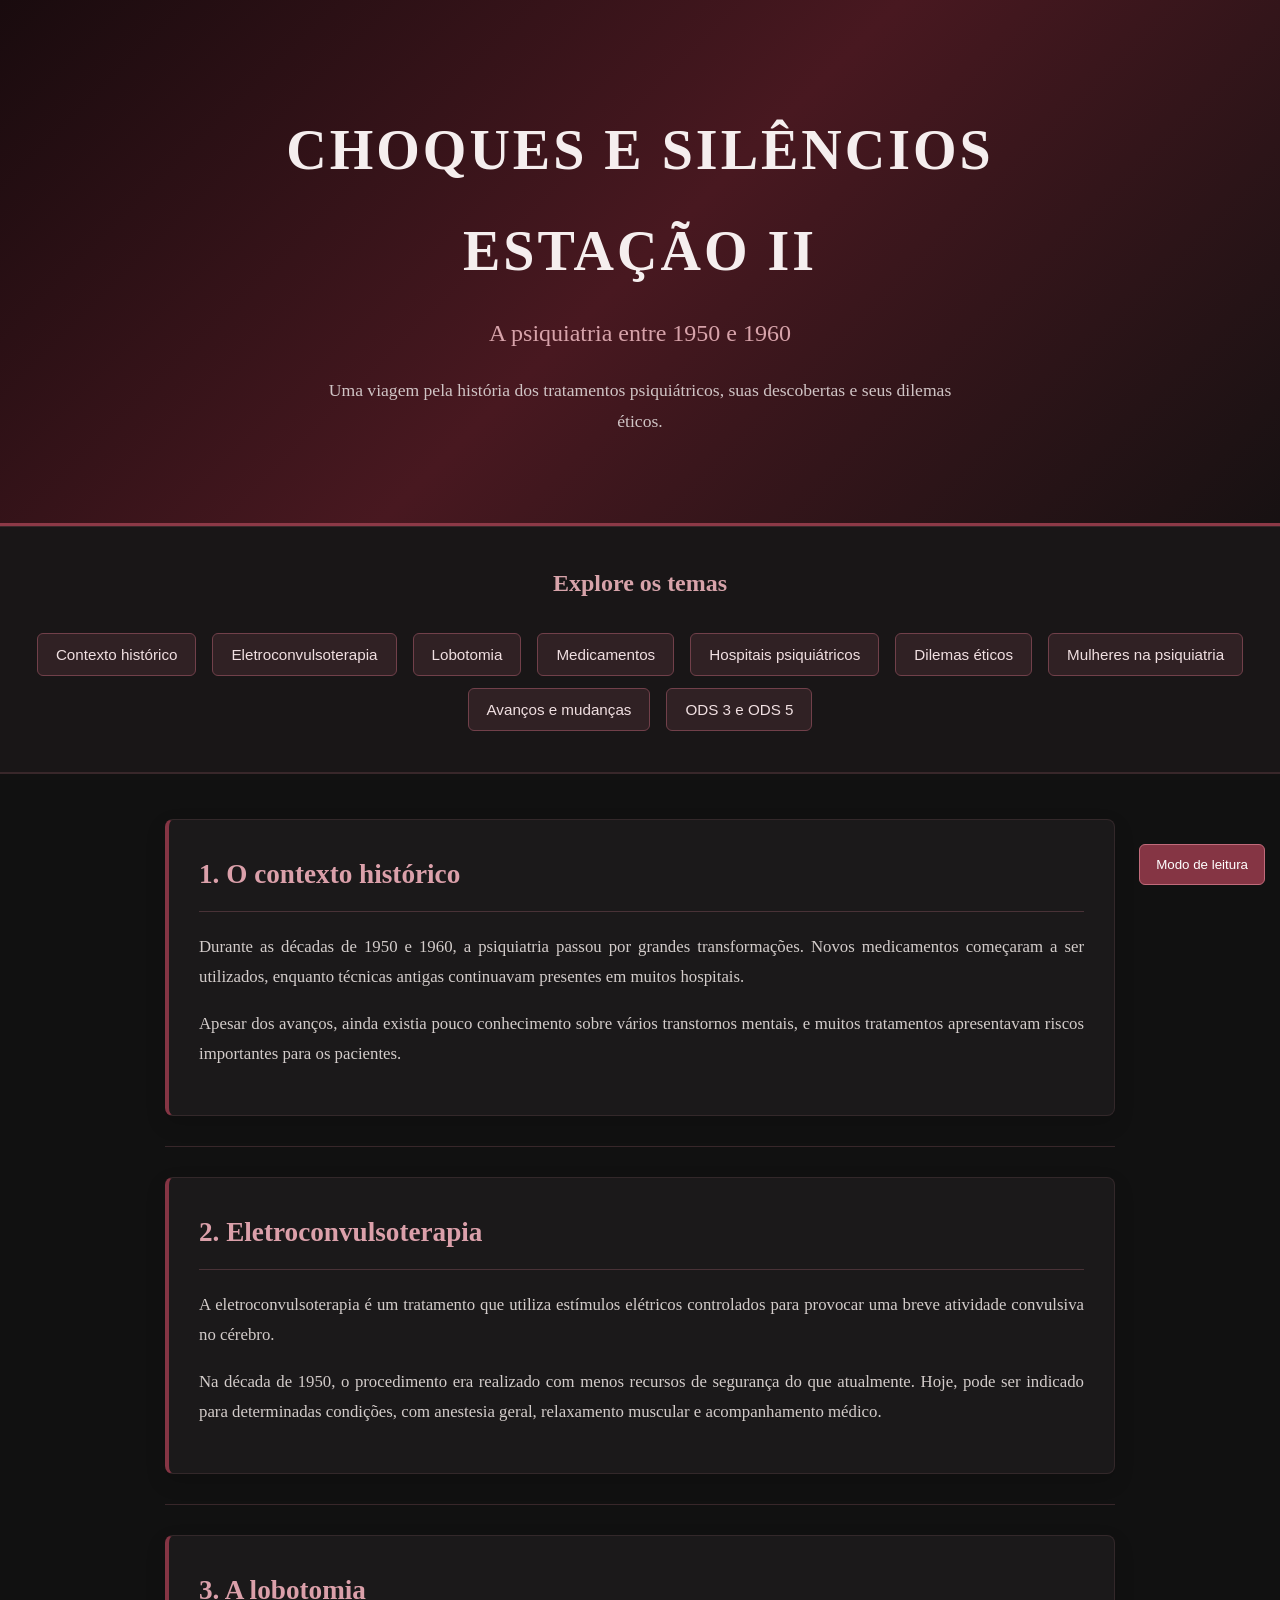
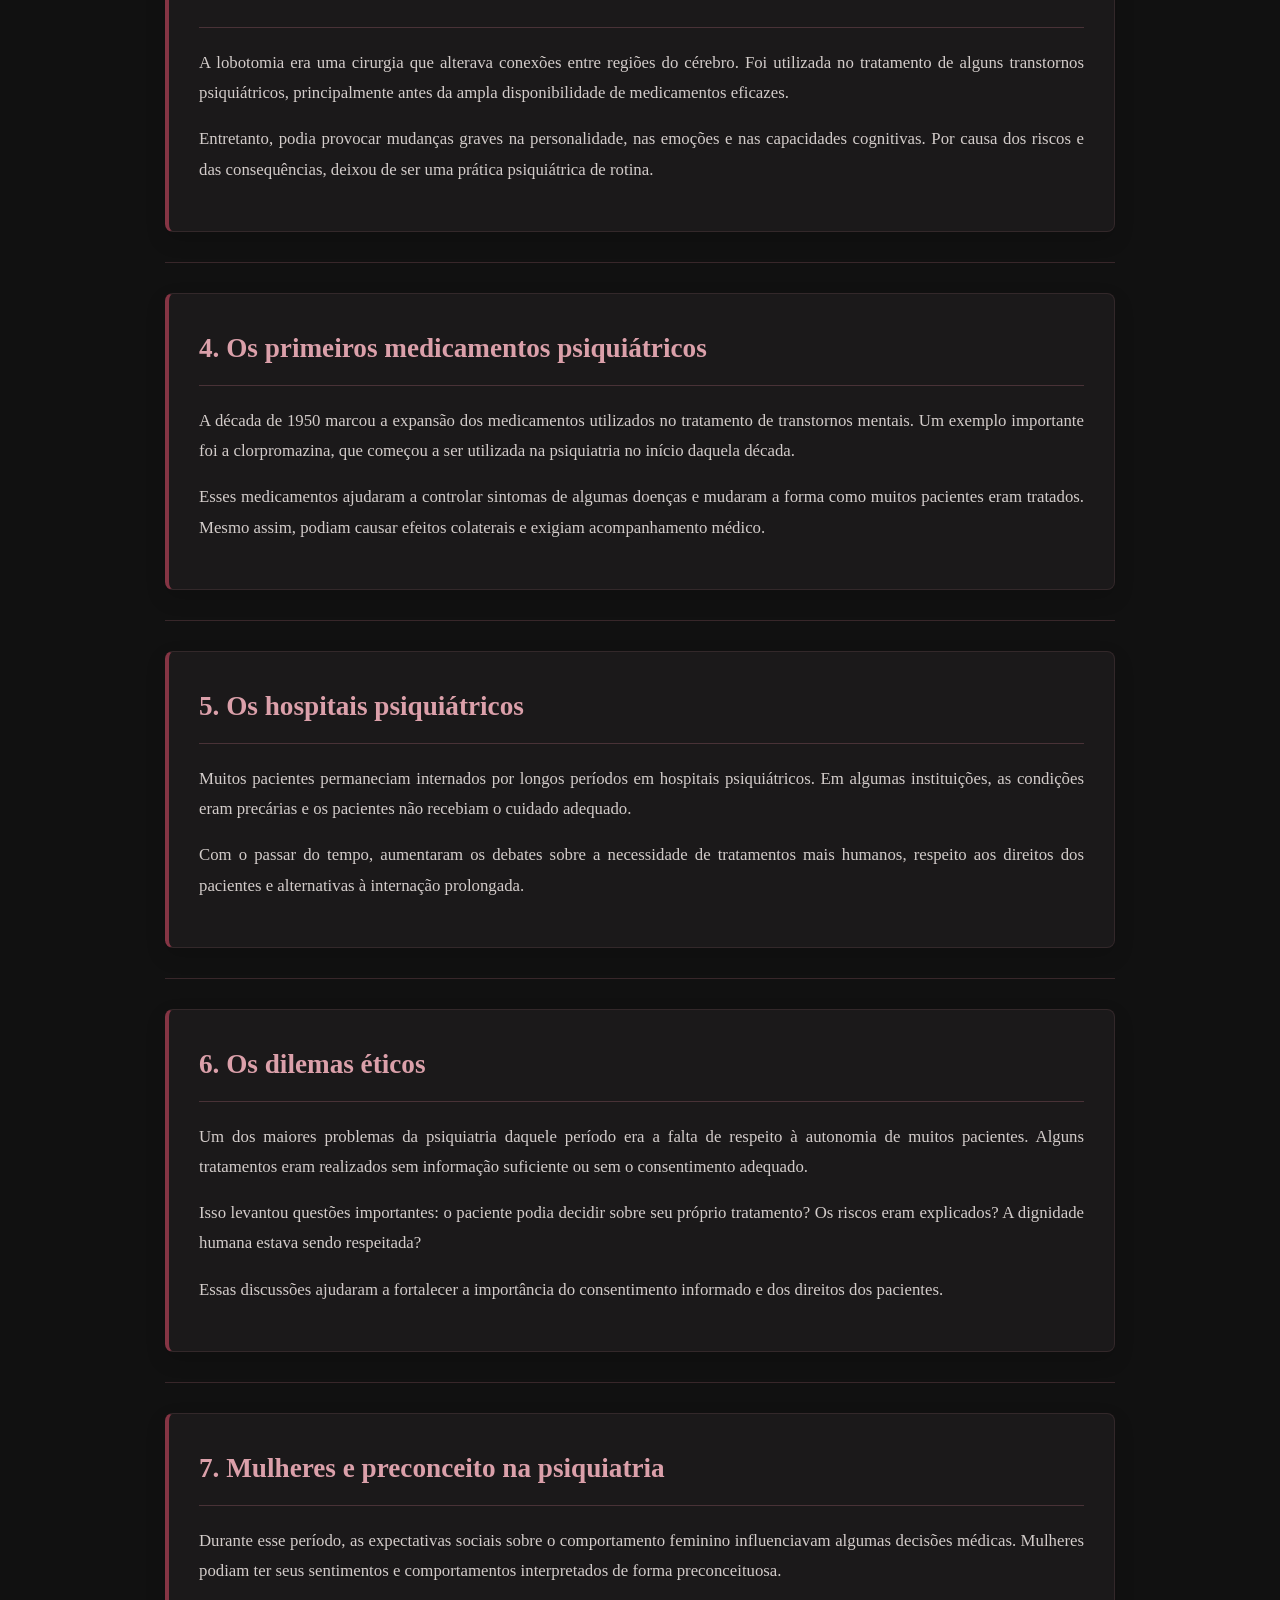
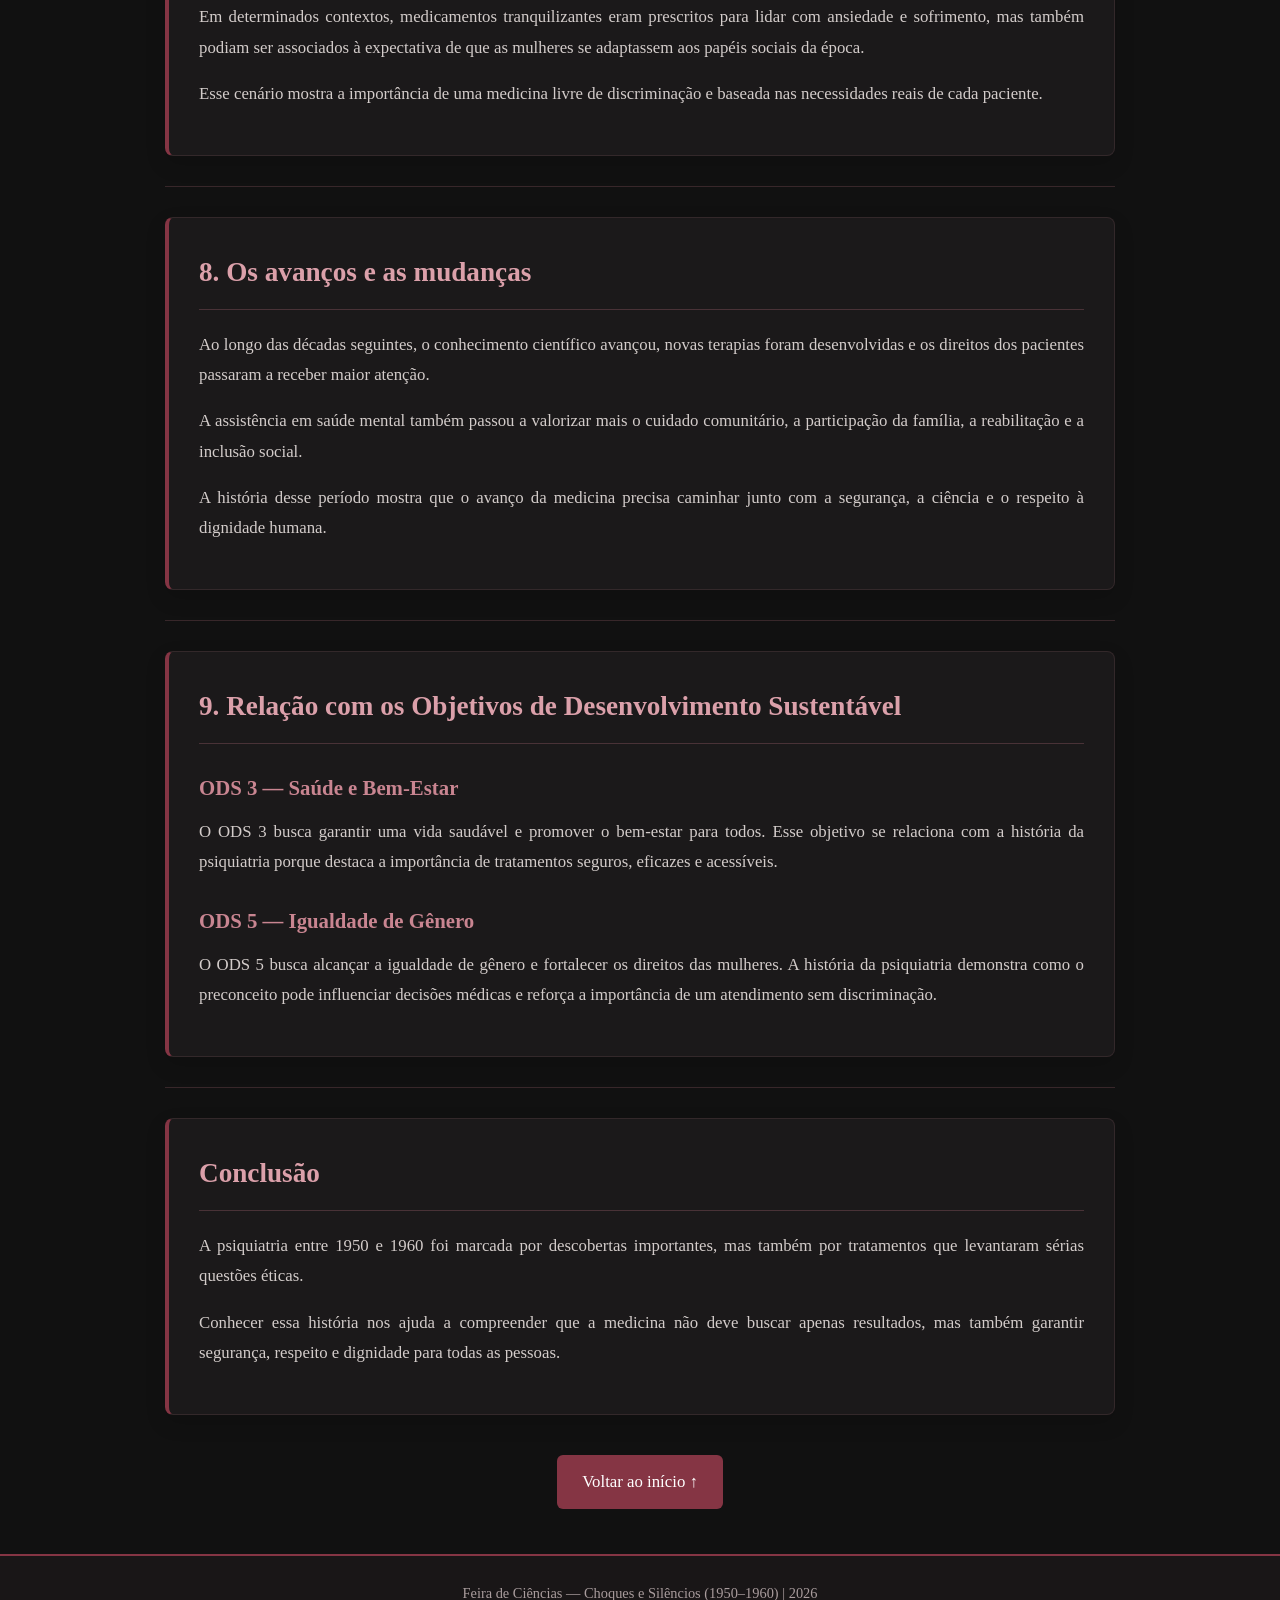
<file: Estação II/index.html>
<!DOCTYPE html>
<html lang="pt-BR">
<head>
    <meta charset="UTF-8">
    <meta name="viewport" content="width=device-width, initial-scale=1.0">
    <title>Choques e Silêncios</title>
    <link rel="stylesheet" href="style.css">
    <link rel="shortcut icon" href="Favicon2.png" type="image/png">
</head>
<body>

    <header id="inicio">
        <h1>Choques e Silêncios 
            <br>
            Estação II
        </h1>
        <h2>A psiquiatria entre 1950 e 1960</h2>

        <p>
            Uma viagem pela história dos tratamentos psiquiátricos,
            suas descobertas e seus dilemas éticos.
        </p>
    </header>

    <hr>

    <nav>
        <h2>Explore os temas</h2>

        <a href="#contexto"><button>Contexto histórico</button></a>
        <a href="#eletroconvulsoterapia"><button>Eletroconvulsoterapia</button></a>
        <a href="#lobotomia"><button>Lobotomia</button></a>
        <a href="#medicamentos"><button>Medicamentos</button></a>
        <a href="#hospitais"><button>Hospitais psiquiátricos</button></a>
        <a href="#etica"><button>Dilemas éticos</button></a>
        <a href="#mulheres"><button>Mulheres na psiquiatria</button></a>
        <a href="#mudancas"><button>Avanços e mudanças</button></a>
        <a href="#ods"><button>ODS 3 e ODS 5</button></a>
    </nav>

    <hr>

    <main>

        <section id="contexto">
            <h2>1. O contexto histórico</h2>

            <p>
                Durante as décadas de 1950 e 1960, a psiquiatria
                passou por grandes transformações. Novos medicamentos
                começaram a ser utilizados, enquanto técnicas antigas
                continuavam presentes em muitos hospitais.
            </p>

            <p>
                Apesar dos avanços, ainda existia pouco conhecimento
                sobre vários transtornos mentais, e muitos tratamentos
                apresentavam riscos importantes para os pacientes.
            </p>
        </section>

        <hr>

        <section id="eletroconvulsoterapia">
            <h2>2. Eletroconvulsoterapia</h2>

            <p>
                A eletroconvulsoterapia é um tratamento que utiliza
                estímulos elétricos controlados para provocar uma
                breve atividade convulsiva no cérebro.
            </p>

            <p>
                Na década de 1950, o procedimento era realizado
                com menos recursos de segurança do que atualmente.
                Hoje, pode ser indicado para determinadas condições,
                com anestesia geral, relaxamento muscular e
                acompanhamento médico.
            </p>
        </section>

        <hr>

        <section id="lobotomia">
            <h2>3. A lobotomia</h2>

            <p>
                A lobotomia era uma cirurgia que alterava conexões
                entre regiões do cérebro. Foi utilizada no tratamento
                de alguns transtornos psiquiátricos, principalmente
                antes da ampla disponibilidade de medicamentos eficazes.
            </p>

            <p>
                Entretanto, podia provocar mudanças graves na
                personalidade, nas emoções e nas capacidades cognitivas.
                Por causa dos riscos e das consequências, deixou de ser
                uma prática psiquiátrica de rotina.
            </p>
        </section>

        <hr>

        <section id="medicamentos">
            <h2>4. Os primeiros medicamentos psiquiátricos</h2>

            <p>
                A década de 1950 marcou a expansão dos medicamentos
                utilizados no tratamento de transtornos mentais.
                Um exemplo importante foi a clorpromazina, que começou
                a ser utilizada na psiquiatria no início daquela década.
            </p>

            <p>
                Esses medicamentos ajudaram a controlar sintomas
                de algumas doenças e mudaram a forma como muitos
                pacientes eram tratados. Mesmo assim, podiam causar
                efeitos colaterais e exigiam acompanhamento médico.
            </p>
        </section>

        <hr>

        <section id="hospitais">
            <h2>5. Os hospitais psiquiátricos</h2>

            <p>
                Muitos pacientes permaneciam internados por longos
                períodos em hospitais psiquiátricos. Em algumas
                instituições, as condições eram precárias e os
                pacientes não recebiam o cuidado adequado.
            </p>

            <p>
                Com o passar do tempo, aumentaram os debates sobre
                a necessidade de tratamentos mais humanos, respeito
                aos direitos dos pacientes e alternativas à internação
                prolongada.
            </p>
        </section>

        <hr>

        <section id="etica">
            <h2>6. Os dilemas éticos</h2>

            <p>
                Um dos maiores problemas da psiquiatria daquele período
                era a falta de respeito à autonomia de muitos pacientes.
                Alguns tratamentos eram realizados sem informação
                suficiente ou sem o consentimento adequado.
            </p>

            <p>
                Isso levantou questões importantes: o paciente podia
                decidir sobre seu próprio tratamento? Os riscos eram
                explicados? A dignidade humana estava sendo respeitada?
            </p>

            <p>
                Essas discussões ajudaram a fortalecer a importância
                do consentimento informado e dos direitos dos pacientes.
            </p>
        </section>

        <hr>

        <section id="mulheres">
            <h2>7. Mulheres e preconceito na psiquiatria</h2>

            <p>
                Durante esse período, as expectativas sociais sobre
                o comportamento feminino influenciavam algumas decisões
                médicas. Mulheres podiam ter seus sentimentos e
                comportamentos interpretados de forma preconceituosa.
            </p>

            <p>
                Em determinados contextos, medicamentos tranquilizantes
                eram prescritos para lidar com ansiedade e sofrimento,
                mas também podiam ser associados à expectativa de que
                as mulheres se adaptassem aos papéis sociais da época.
            </p>

            <p>
                Esse cenário mostra a importância de uma medicina
                livre de discriminação e baseada nas necessidades
                reais de cada paciente.
            </p>
        </section>

        <hr>

        <section id="mudancas">
            <h2>8. Os avanços e as mudanças</h2>

            <p>
                Ao longo das décadas seguintes, o conhecimento
                científico avançou, novas terapias foram desenvolvidas
                e os direitos dos pacientes passaram a receber
                maior atenção.
            </p>

            <p>
                A assistência em saúde mental também passou a valorizar
                mais o cuidado comunitário, a participação da família,
                a reabilitação e a inclusão social.
            </p>

            <p>
                A história desse período mostra que o avanço da medicina
                precisa caminhar junto com a segurança, a ciência
                e o respeito à dignidade humana.
            </p>
        </section>

        <hr>

        <section id="ods">
            <h2>9. Relação com os Objetivos de Desenvolvimento Sustentável</h2>

            <h3>ODS 3 — Saúde e Bem-Estar</h3>

            <p>
                O ODS 3 busca garantir uma vida saudável e promover
                o bem-estar para todos. Esse objetivo se relaciona
                com a história da psiquiatria porque destaca a
                importância de tratamentos seguros, eficazes e acessíveis.
            </p>

            <h3>ODS 5 — Igualdade de Gênero</h3>

            <p>
                O ODS 5 busca alcançar a igualdade de gênero e
                fortalecer os direitos das mulheres. A história
                da psiquiatria demonstra como o preconceito pode
                influenciar decisões médicas e reforça a importância
                de um atendimento sem discriminação.
            </p>
        </section>

        <hr>

        <section>
            <h2>Conclusão</h2>

            <p>
                A psiquiatria entre 1950 e 1960 foi marcada por
                descobertas importantes, mas também por tratamentos
                que levantaram sérias questões éticas.
            </p>

            <p>
                Conhecer essa história nos ajuda a compreender que
                a medicina não deve buscar apenas resultados, mas
                também garantir segurança, respeito e dignidade
                para todas as pessoas.
            </p>
        </section>

        <p><a href="#inicio">Voltar ao início ↑</a></p>

    </main>

    <footer>
        <hr>
        <p>Feira de Ciências — Choques e Silêncios (1950–1960)</p>
    </footer>

<script src="script.js"></script>
    
</body>
</html>
</file>
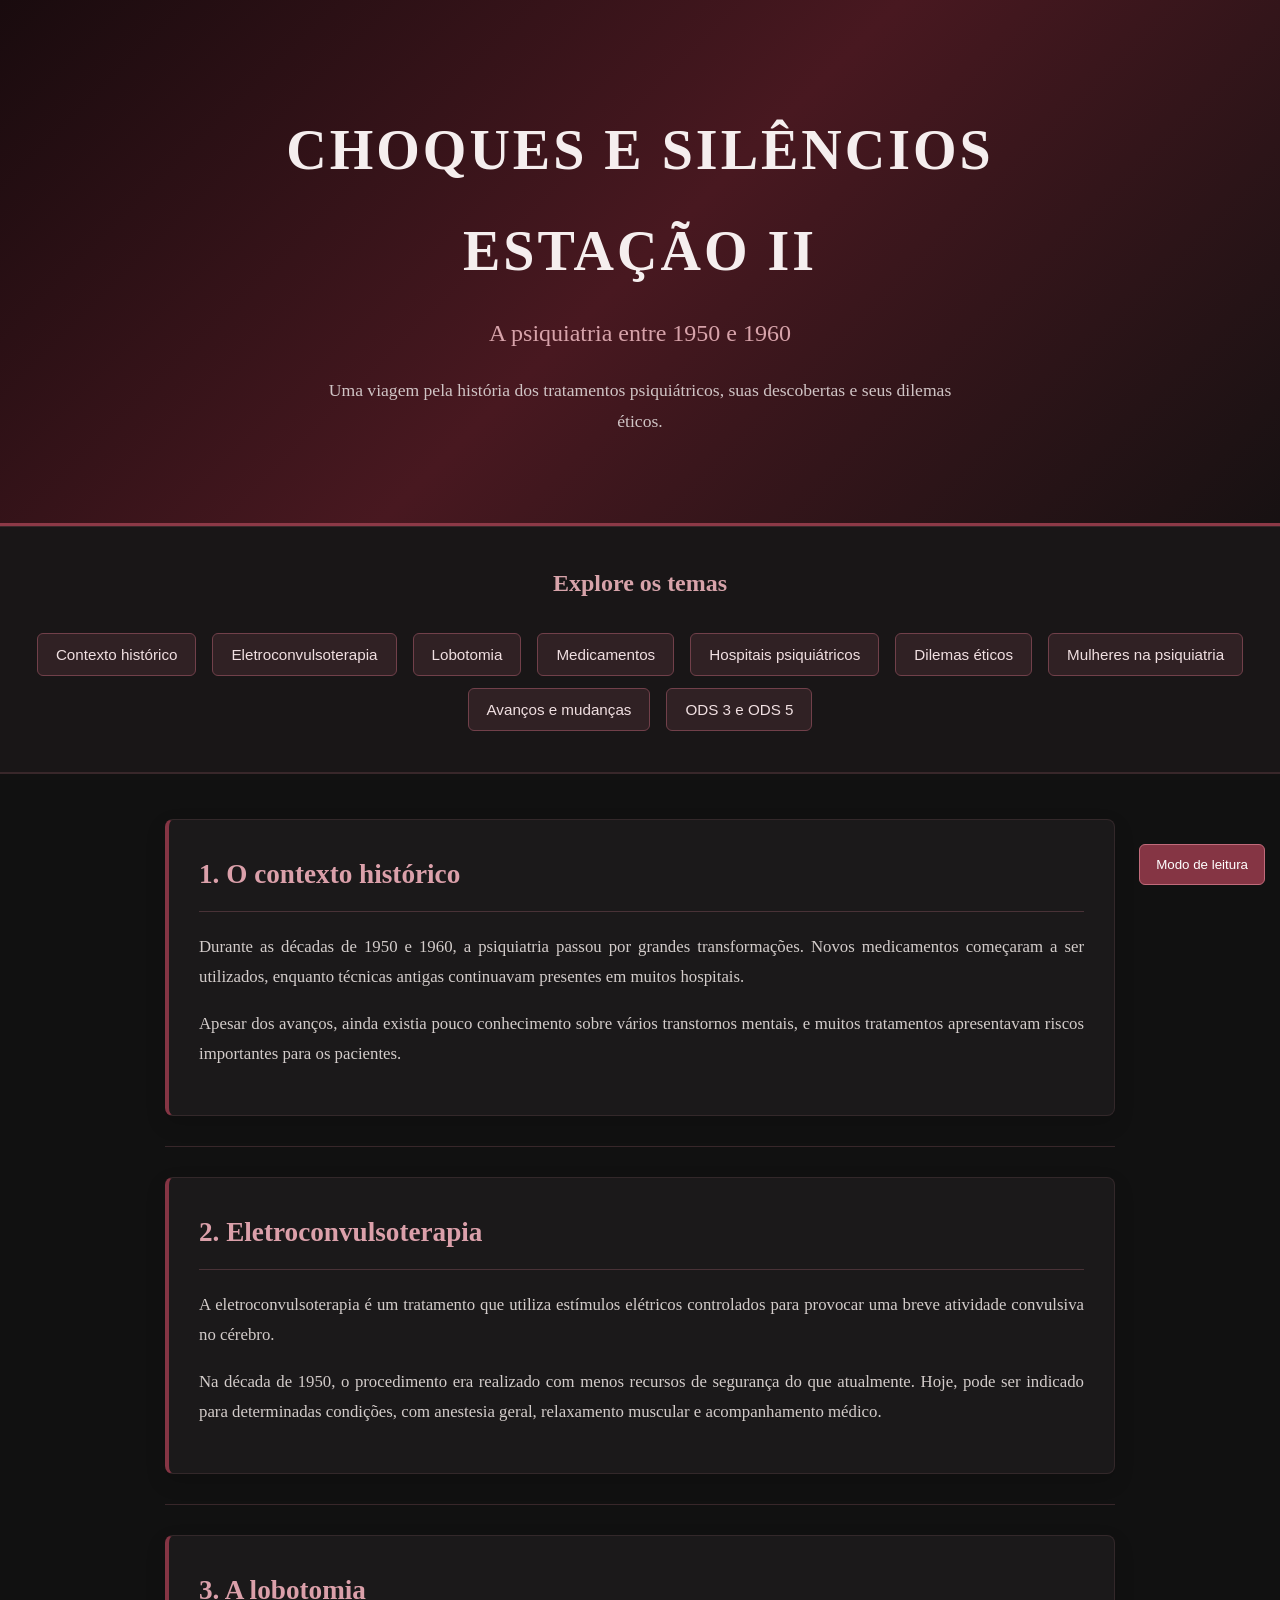
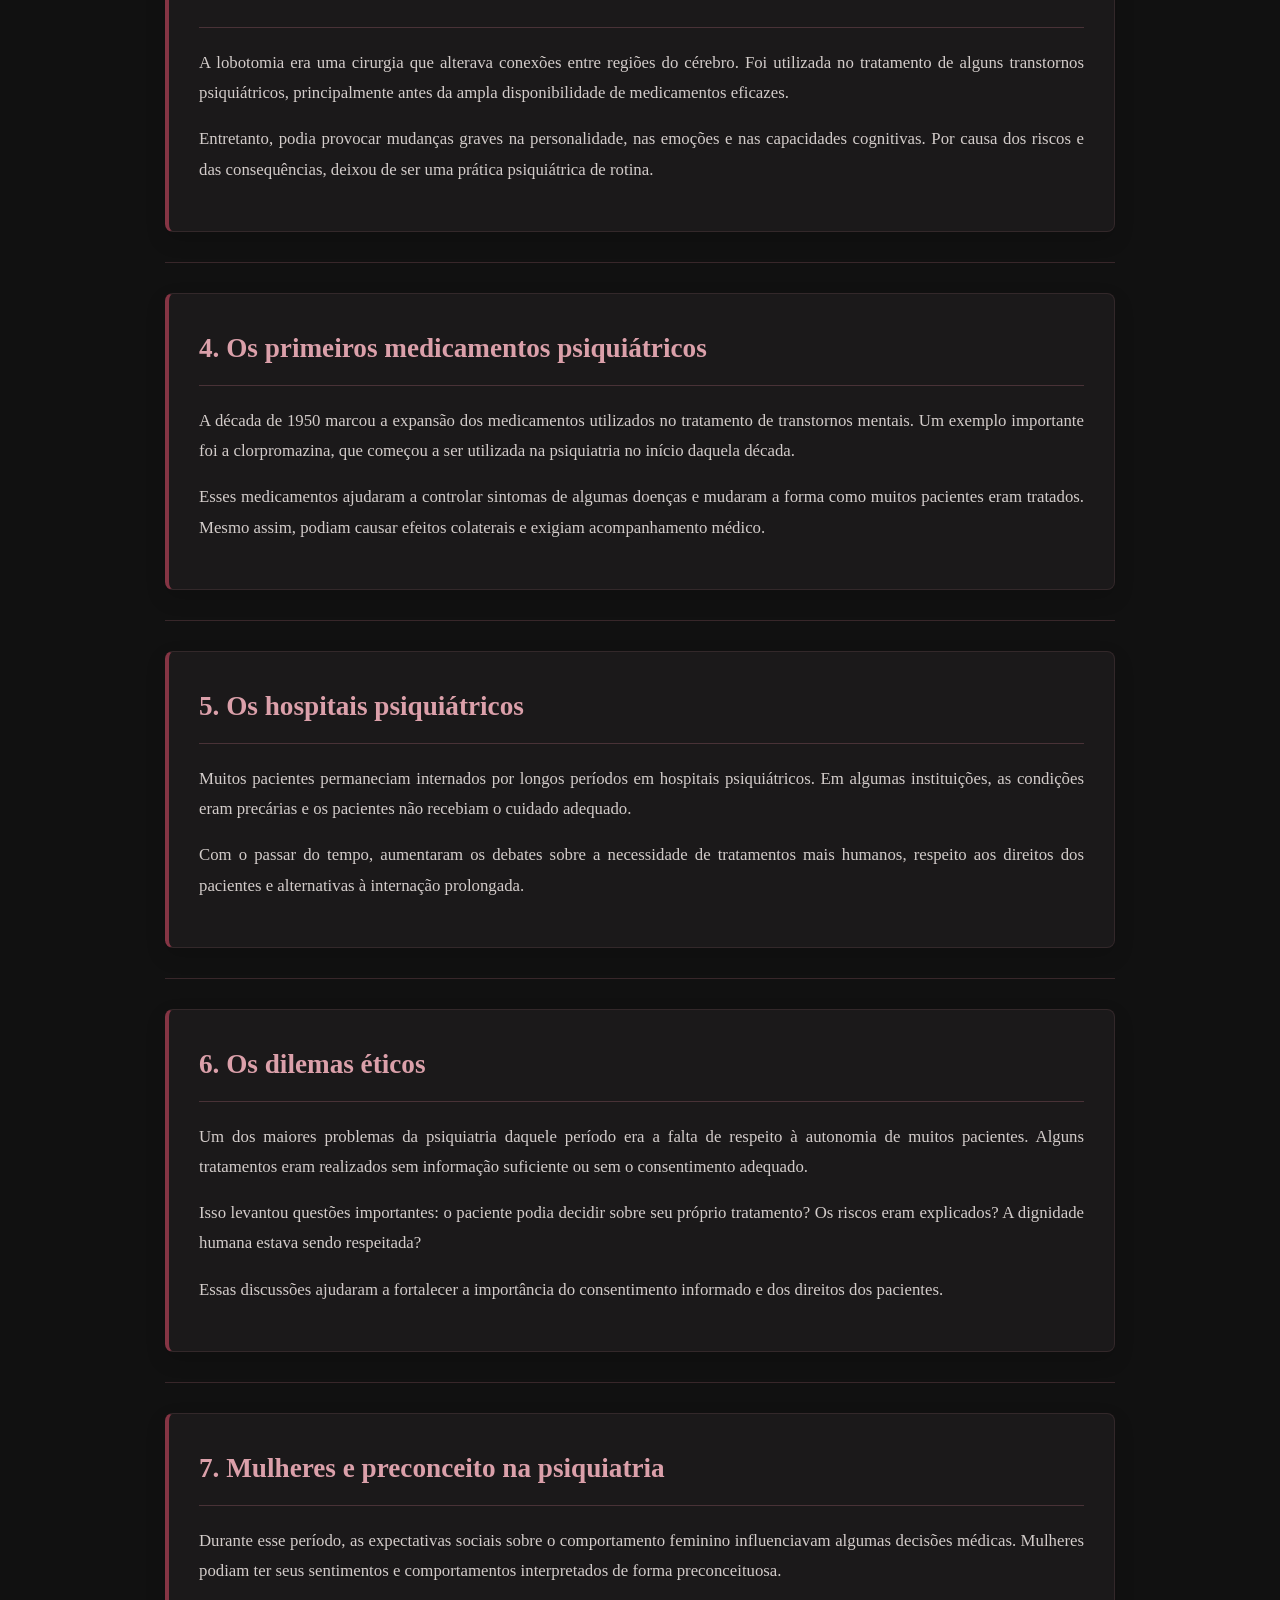
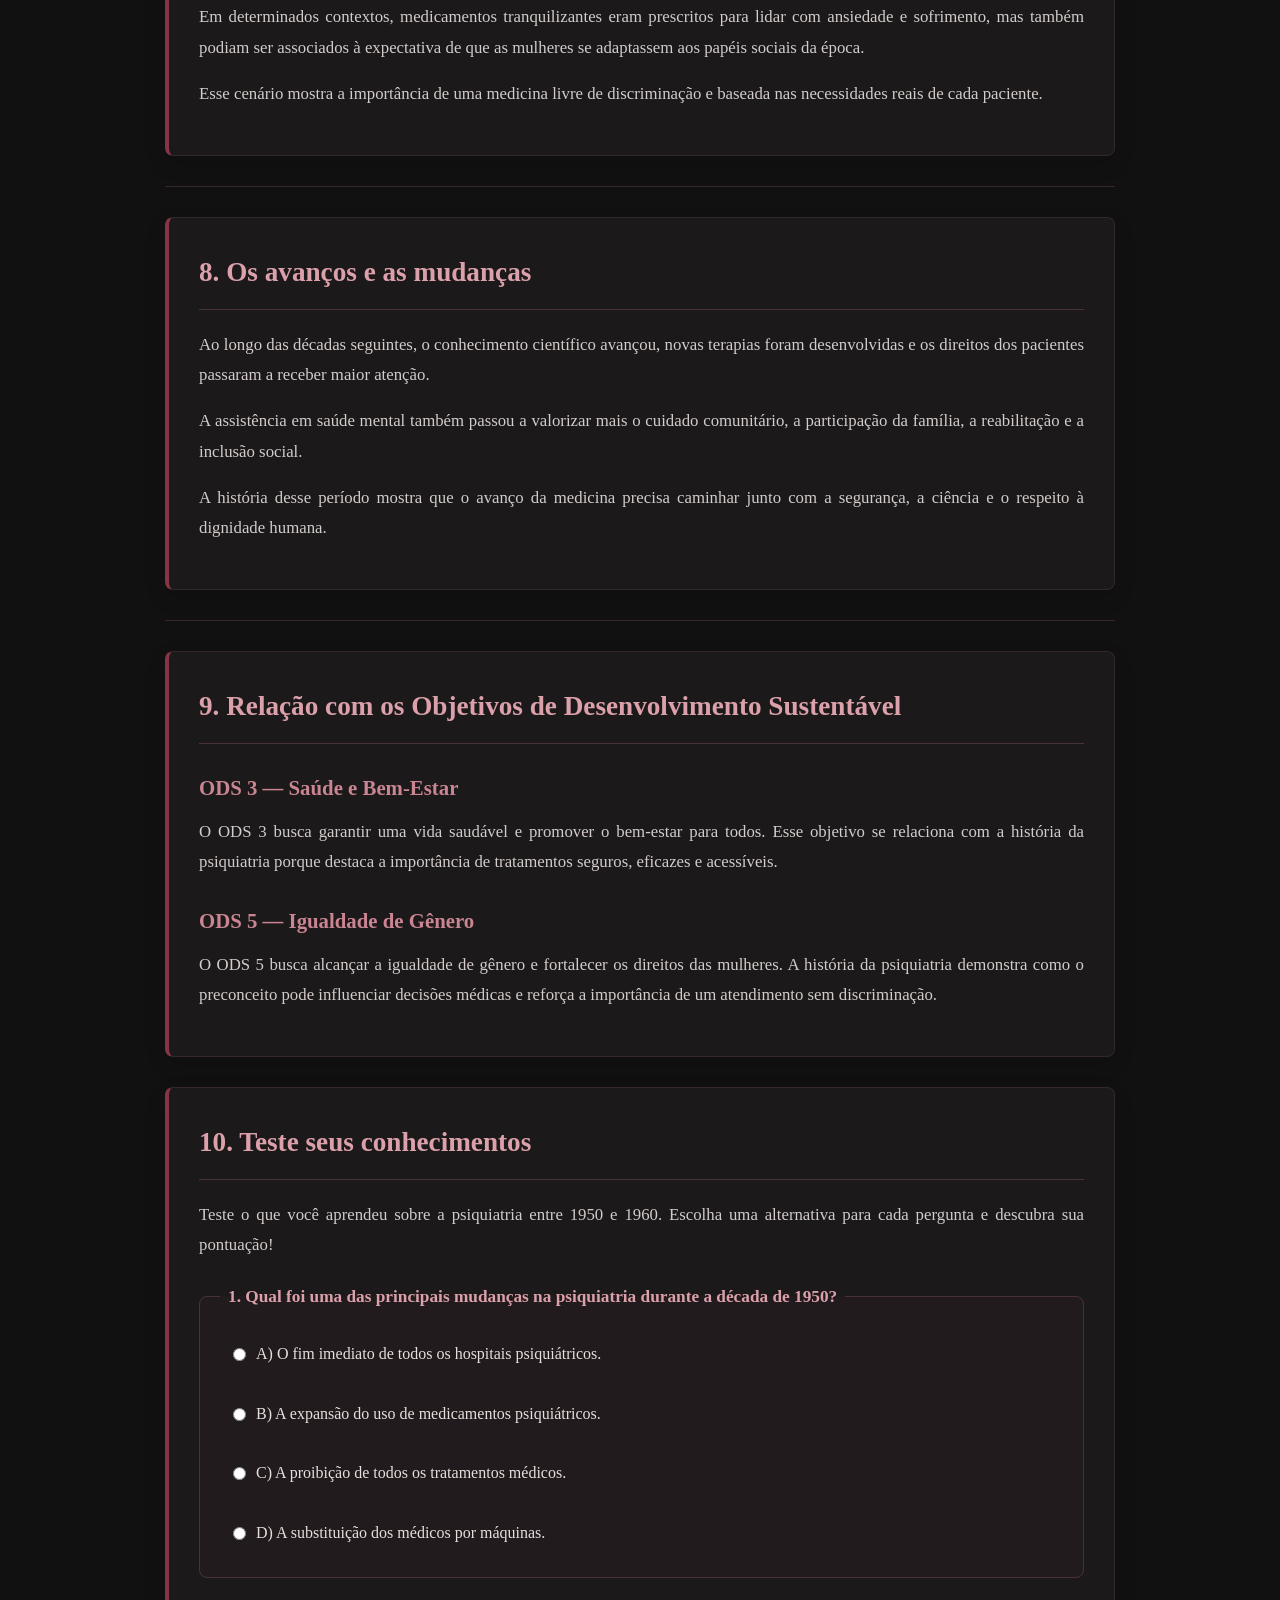
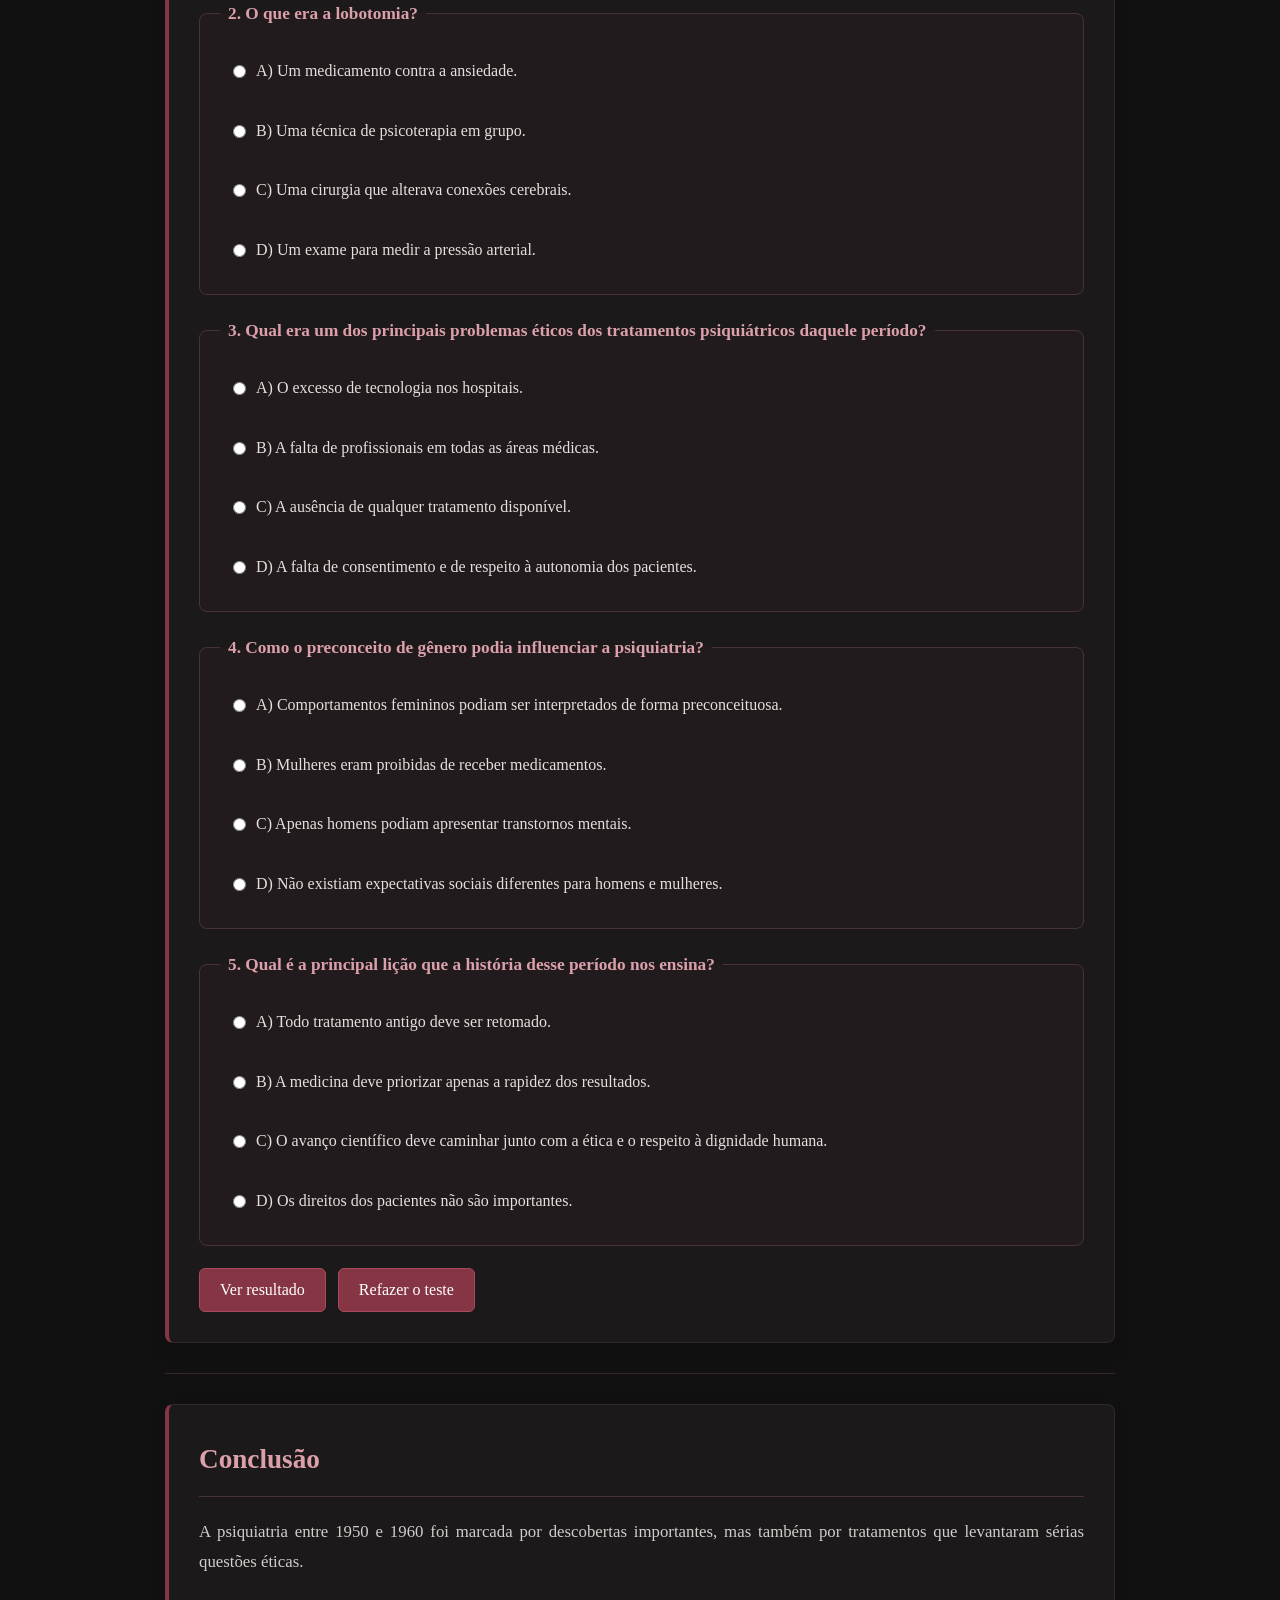
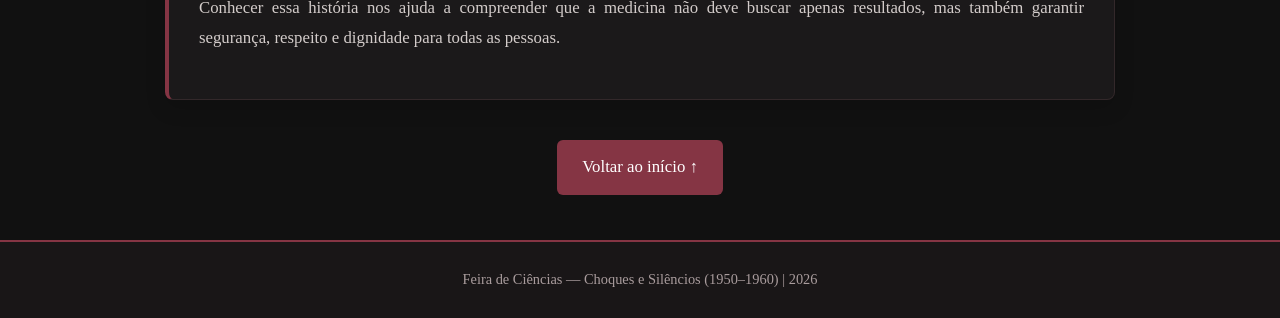
<file: Estacao-II-main/Estacao-II-main/Estação II/index.html>
<!DOCTYPE html>
<html lang="pt-BR">

<head>
    <meta charset="UTF-8">
    <meta name="viewport" content="width=device-width, initial-scale=1.0">
    <title>Choques e Silêncios</title>
    <link rel="stylesheet" href="style.css">
    <link rel="shortcut icon" href="Favicon2.png" type="image/png">
</head>

<body>

    <header id="inicio">
        <h1>Choques e Silêncios
            <br>
            Estação II
        </h1>
        <h2>A psiquiatria entre 1950 e 1960</h2>

        <p>
            Uma viagem pela história dos tratamentos psiquiátricos,
            suas descobertas e seus dilemas éticos.
        </p>
    </header>

    <hr>

    <nav>
        <h2>Explore os temas</h2>

        <a href="#contexto"><button>Contexto histórico</button></a>
        <a href="#eletroconvulsoterapia"><button>Eletroconvulsoterapia</button></a>
        <a href="#lobotomia"><button>Lobotomia</button></a>
        <a href="#medicamentos"><button>Medicamentos</button></a>
        <a href="#hospitais"><button>Hospitais psiquiátricos</button></a>
        <a href="#etica"><button>Dilemas éticos</button></a>
        <a href="#mulheres"><button>Mulheres na psiquiatria</button></a>
        <a href="#mudancas"><button>Avanços e mudanças</button></a>
        <a href="#ods"><button>ODS 3 e ODS 5</button></a>
    </nav>

    <hr>

    <main>

        <section id="contexto">
            <h2>1. O contexto histórico</h2>

            <p>
                Durante as décadas de 1950 e 1960, a psiquiatria
                passou por grandes transformações. Novos medicamentos
                começaram a ser utilizados, enquanto técnicas antigas
                continuavam presentes em muitos hospitais.
            </p>

            <p>
                Apesar dos avanços, ainda existia pouco conhecimento
                sobre vários transtornos mentais, e muitos tratamentos
                apresentavam riscos importantes para os pacientes.
            </p>
        </section>

        <hr>

        <section id="eletroconvulsoterapia">
            <h2>2. Eletroconvulsoterapia</h2>

            <p>
                A eletroconvulsoterapia é um tratamento que utiliza
                estímulos elétricos controlados para provocar uma
                breve atividade convulsiva no cérebro.
            </p>

            <p>
                Na década de 1950, o procedimento era realizado
                com menos recursos de segurança do que atualmente.
                Hoje, pode ser indicado para determinadas condições,
                com anestesia geral, relaxamento muscular e
                acompanhamento médico.
            </p>
        </section>

        <hr>

        <section id="lobotomia">
            <h2>3. A lobotomia</h2>

            <p>
                A lobotomia era uma cirurgia que alterava conexões
                entre regiões do cérebro. Foi utilizada no tratamento
                de alguns transtornos psiquiátricos, principalmente
                antes da ampla disponibilidade de medicamentos eficazes.
            </p>

            <p>
                Entretanto, podia provocar mudanças graves na
                personalidade, nas emoções e nas capacidades cognitivas.
                Por causa dos riscos e das consequências, deixou de ser
                uma prática psiquiátrica de rotina.
            </p>
        </section>

        <hr>

        <section id="medicamentos">
            <h2>4. Os primeiros medicamentos psiquiátricos</h2>

            <p>
                A década de 1950 marcou a expansão dos medicamentos
                utilizados no tratamento de transtornos mentais.
                Um exemplo importante foi a clorpromazina, que começou
                a ser utilizada na psiquiatria no início daquela década.
            </p>

            <p>
                Esses medicamentos ajudaram a controlar sintomas
                de algumas doenças e mudaram a forma como muitos
                pacientes eram tratados. Mesmo assim, podiam causar
                efeitos colaterais e exigiam acompanhamento médico.
            </p>
        </section>

        <hr>

        <section id="hospitais">
            <h2>5. Os hospitais psiquiátricos</h2>

            <p>
                Muitos pacientes permaneciam internados por longos
                períodos em hospitais psiquiátricos. Em algumas
                instituições, as condições eram precárias e os
                pacientes não recebiam o cuidado adequado.
            </p>

            <p>
                Com o passar do tempo, aumentaram os debates sobre
                a necessidade de tratamentos mais humanos, respeito
                aos direitos dos pacientes e alternativas à internação
                prolongada.
            </p>
        </section>

        <hr>

        <section id="etica">
            <h2>6. Os dilemas éticos</h2>

            <p>
                Um dos maiores problemas da psiquiatria daquele período
                era a falta de respeito à autonomia de muitos pacientes.
                Alguns tratamentos eram realizados sem informação
                suficiente ou sem o consentimento adequado.
            </p>

            <p>
                Isso levantou questões importantes: o paciente podia
                decidir sobre seu próprio tratamento? Os riscos eram
                explicados? A dignidade humana estava sendo respeitada?
            </p>

            <p>
                Essas discussões ajudaram a fortalecer a importância
                do consentimento informado e dos direitos dos pacientes.
            </p>
        </section>

        <hr>

        <section id="mulheres">
            <h2>7. Mulheres e preconceito na psiquiatria</h2>

            <p>
                Durante esse período, as expectativas sociais sobre
                o comportamento feminino influenciavam algumas decisões
                médicas. Mulheres podiam ter seus sentimentos e
                comportamentos interpretados de forma preconceituosa.
            </p>

            <p>
                Em determinados contextos, medicamentos tranquilizantes
                eram prescritos para lidar com ansiedade e sofrimento,
                mas também podiam ser associados à expectativa de que
                as mulheres se adaptassem aos papéis sociais da época.
            </p>

            <p>
                Esse cenário mostra a importância de uma medicina
                livre de discriminação e baseada nas necessidades
                reais de cada paciente.
            </p>
        </section>

        <hr>

        <section id="mudancas">
            <h2>8. Os avanços e as mudanças</h2>

            <p>
                Ao longo das décadas seguintes, o conhecimento
                científico avançou, novas terapias foram desenvolvidas
                e os direitos dos pacientes passaram a receber
                maior atenção.
            </p>

            <p>
                A assistência em saúde mental também passou a valorizar
                mais o cuidado comunitário, a participação da família,
                a reabilitação e a inclusão social.
            </p>

            <p>
                A história desse período mostra que o avanço da medicina
                precisa caminhar junto com a segurança, a ciência
                e o respeito à dignidade humana.
            </p>
        </section>

        <hr>

        <section id="ods">
            <h2>9. Relação com os Objetivos de Desenvolvimento Sustentável</h2>

            <h3>ODS 3 — Saúde e Bem-Estar</h3>

            <p>
                O ODS 3 busca garantir uma vida saudável e promover
                o bem-estar para todos. Esse objetivo se relaciona
                com a história da psiquiatria porque destaca a
                importância de tratamentos seguros, eficazes e acessíveis.
            </p>

            <h3>ODS 5 — Igualdade de Gênero</h3>

            <p>
                O ODS 5 busca alcançar a igualdade de gênero e
                fortalecer os direitos das mulheres. A história
                da psiquiatria demonstra como o preconceito pode
                influenciar decisões médicas e reforça a importância
                de um atendimento sem discriminação.
            </p>
        </section>


<!-- QUIZ: CHOQUES E SILÊNCIOS -->
<section id="quiz">
    <h2>10. Teste seus conhecimentos</h2>

    <p>
        Teste o que você aprendeu sobre a psiquiatria entre
        1950 e 1960. Escolha uma alternativa para cada pergunta
        e descubra sua pontuação!
    </p>

    <form id="quizForm">

        <!-- PERGUNTA 1 -->
        <fieldset>
            <legend>
                1. Qual foi uma das principais mudanças na psiquiatria
                durante a década de 1950?
            </legend>

            <label>
                <input type="radio" name="q1" value="a" required>
                A) O fim imediato de todos os hospitais psiquiátricos.
            </label>

            <label>
                <input type="radio" name="q1" value="b">
                B) A expansão do uso de medicamentos psiquiátricos.
            </label>

            <label>
                <input type="radio" name="q1" value="c">
                C) A proibição de todos os tratamentos médicos.
            </label>

            <label>
                <input type="radio" name="q1" value="d">
                D) A substituição dos médicos por máquinas.
            </label>
        </fieldset>

        <!-- PERGUNTA 2 -->
        <fieldset>
            <legend>
                2. O que era a lobotomia?
            </legend>

            <label>
                <input type="radio" name="q2" value="a" required>
                A) Um medicamento contra a ansiedade.
            </label>

            <label>
                <input type="radio" name="q2" value="b">
                B) Uma técnica de psicoterapia em grupo.
            </label>

            <label>
                <input type="radio" name="q2" value="c">
                C) Uma cirurgia que alterava conexões cerebrais.
            </label>

            <label>
                <input type="radio" name="q2" value="d">
                D) Um exame para medir a pressão arterial.
            </label>
        </fieldset>

        <!-- PERGUNTA 3 -->
        <fieldset>
            <legend>
                3. Qual era um dos principais problemas éticos
                dos tratamentos psiquiátricos daquele período?
            </legend>

            <label>
                <input type="radio" name="q3" value="a" required>
                A) O excesso de tecnologia nos hospitais.
            </label>

            <label>
                <input type="radio" name="q3" value="b">
                B) A falta de profissionais em todas as áreas médicas.
            </label>

            <label>
                <input type="radio" name="q3" value="c">
                C) A ausência de qualquer tratamento disponível.
            </label>

            <label>
                <input type="radio" name="q3" value="d">
                D) A falta de consentimento e de respeito à autonomia dos pacientes.
            </label>
        </fieldset>

        <!-- PERGUNTA 4 -->
        <fieldset>
            <legend>
                4. Como o preconceito de gênero podia influenciar
                a psiquiatria?
            </legend>

            <label>
                <input type="radio" name="q4" value="a" required>
                A) Comportamentos femininos podiam ser interpretados de forma preconceituosa.
            </label>

            <label>
                <input type="radio" name="q4" value="b">
                B) Mulheres eram proibidas de receber medicamentos.
            </label>

            <label>
                <input type="radio" name="q4" value="c">
                C) Apenas homens podiam apresentar transtornos mentais.
            </label>

            <label>
                <input type="radio" name="q4" value="d">
                D) Não existiam expectativas sociais diferentes para homens e mulheres.
            </label>
        </fieldset>

        <!-- PERGUNTA 5 -->
        <fieldset>
            <legend>
                5. Qual é a principal lição que a história
                desse período nos ensina?
            </legend>

            <label>
                <input type="radio" name="q5" value="a" required>
                A) Todo tratamento antigo deve ser retomado.
            </label>

            <label>
                <input type="radio" name="q5" value="b">
                B) A medicina deve priorizar apenas a rapidez dos resultados.
            </label>

            <label>
                <input type="radio" name="q5" value="c">
                C) O avanço científico deve caminhar junto com a ética e o respeito à dignidade humana.
            </label>

            <label>
                <input type="radio" name="q5" value="d">
                D) Os direitos dos pacientes não são importantes.
            </label>
        </fieldset>

        <!-- BOTÕES -->
        <div class="quiz-botoes">
            <button type="submit">Ver resultado</button>
            <button type="reset" id="limparQuiz">Refazer o teste</button>
        </div>

        <!-- RESULTADO ABAIXO DAS ALTERNATIVAS -->
        <div id="resultadoQuiz" aria-live="polite"></div>

    </form>
</section>


        <hr>

        <section>
            <h2>Conclusão</h2>

            <p>
                A psiquiatria entre 1950 e 1960 foi marcada por
                descobertas importantes, mas também por tratamentos
                que levantaram sérias questões éticas.
            </p>

            <p>
                Conhecer essa história nos ajuda a compreender que
                a medicina não deve buscar apenas resultados, mas
                também garantir segurança, respeito e dignidade
                para todas as pessoas.
            </p>
        </section>



            <p><a href="#inicio">Voltar ao início ↑</a></p>

    </main>

    <footer>
        <hr>
        <p>Feira de Ciências — Choques e Silêncios (1950–1960)</p>
    </footer>

    <script src="script.js"></script>

</body>

</html>
</file>
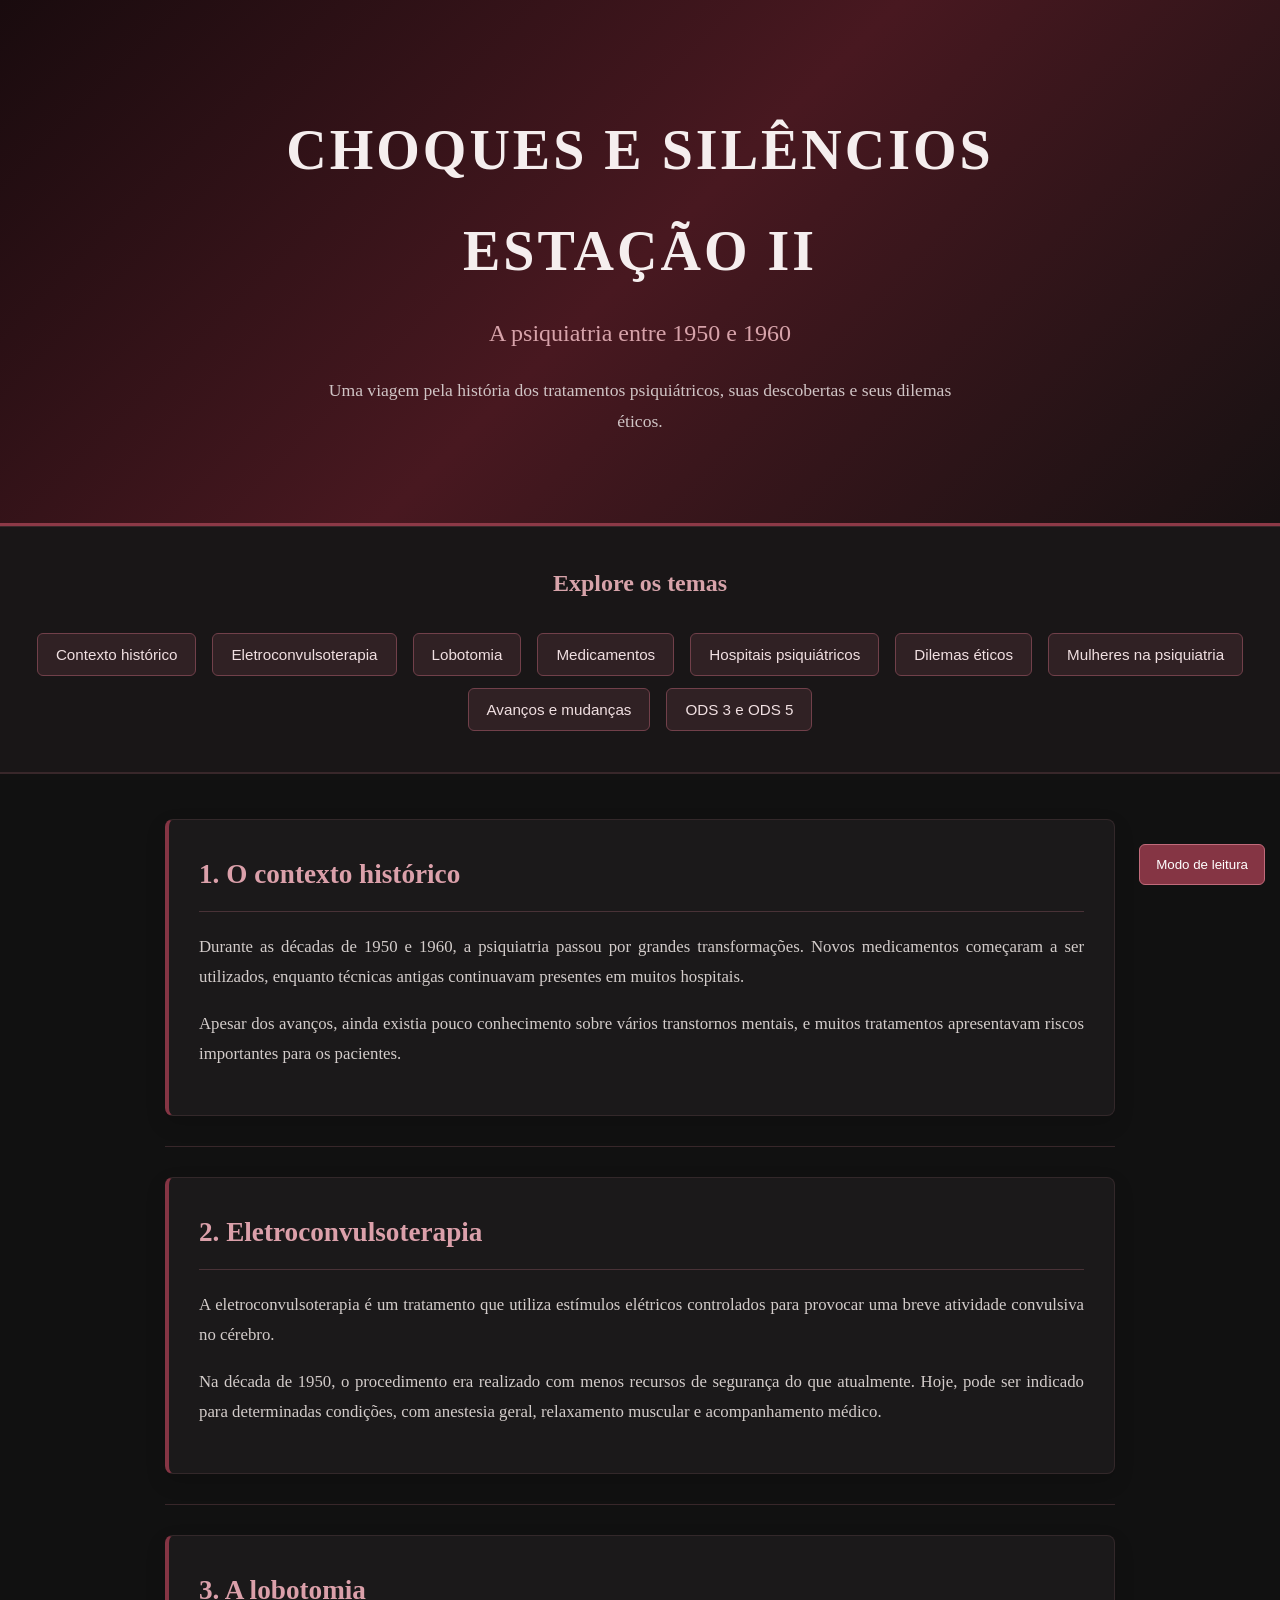
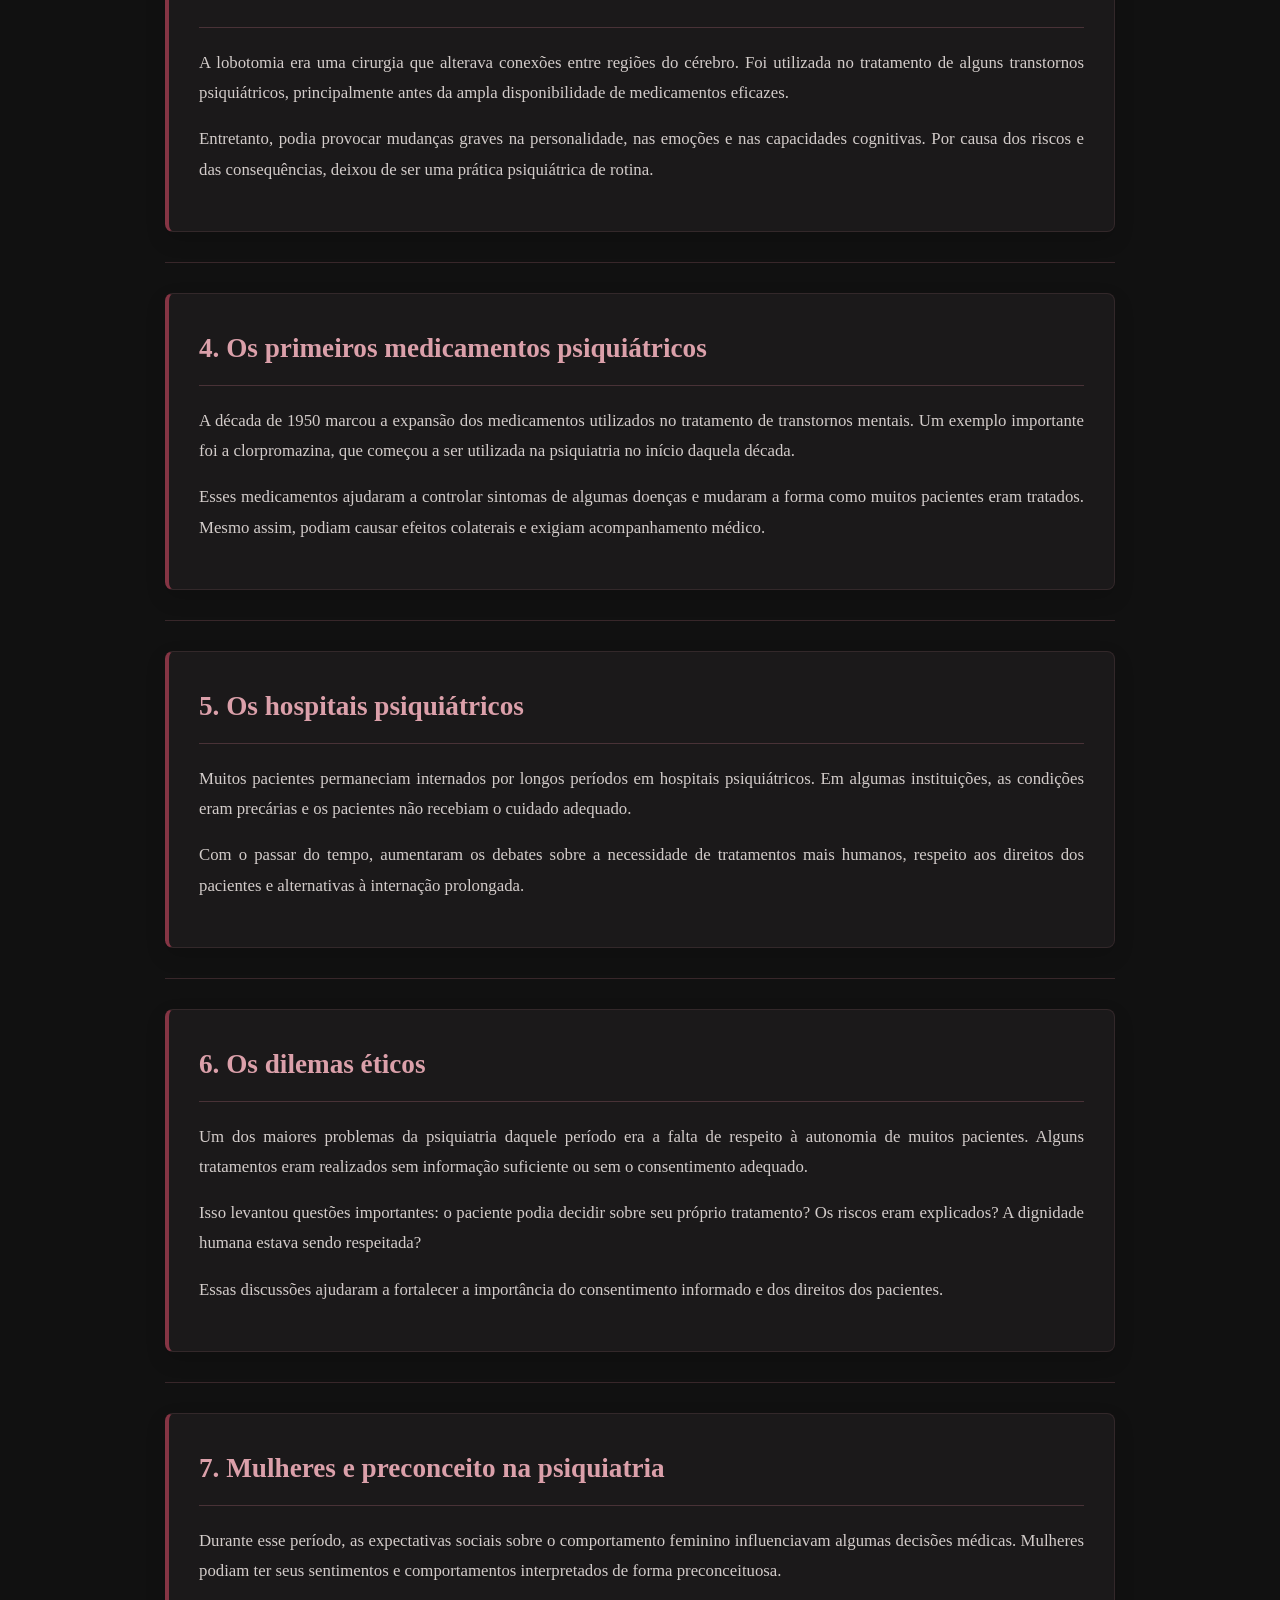
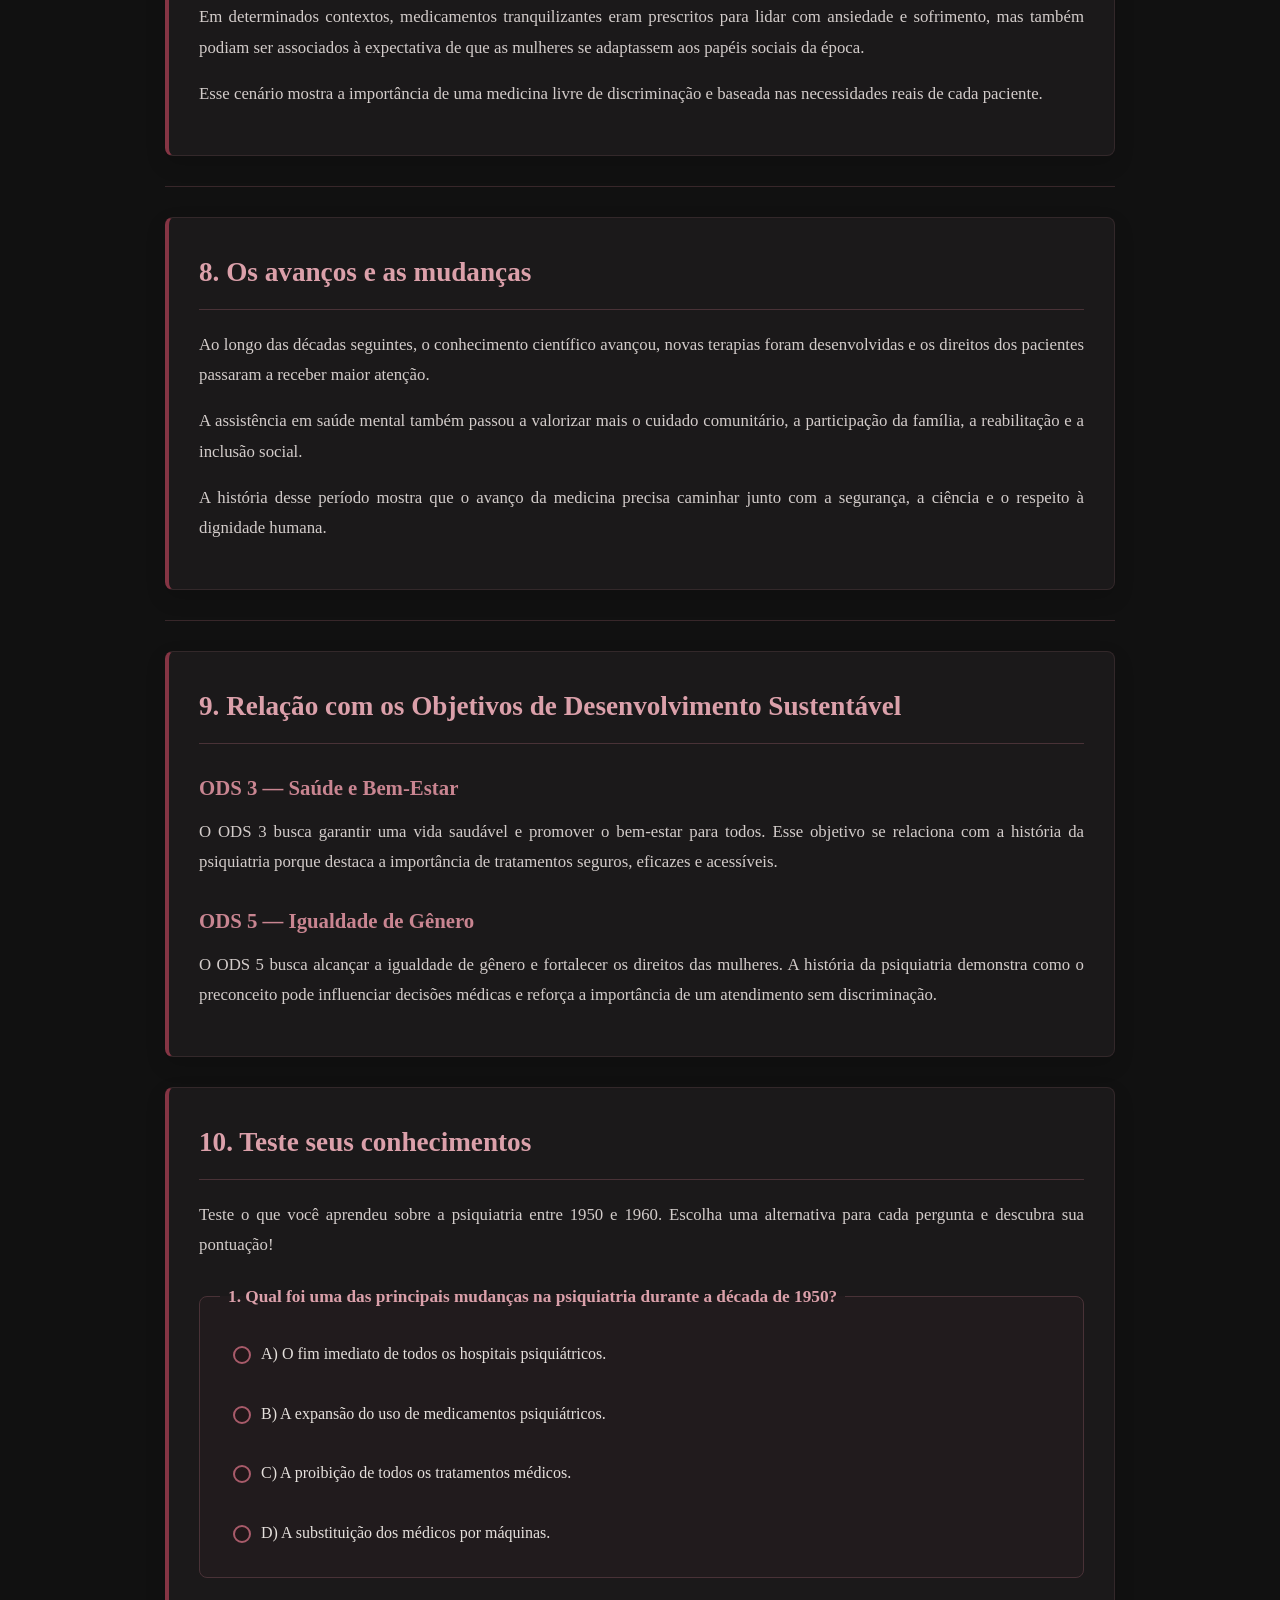
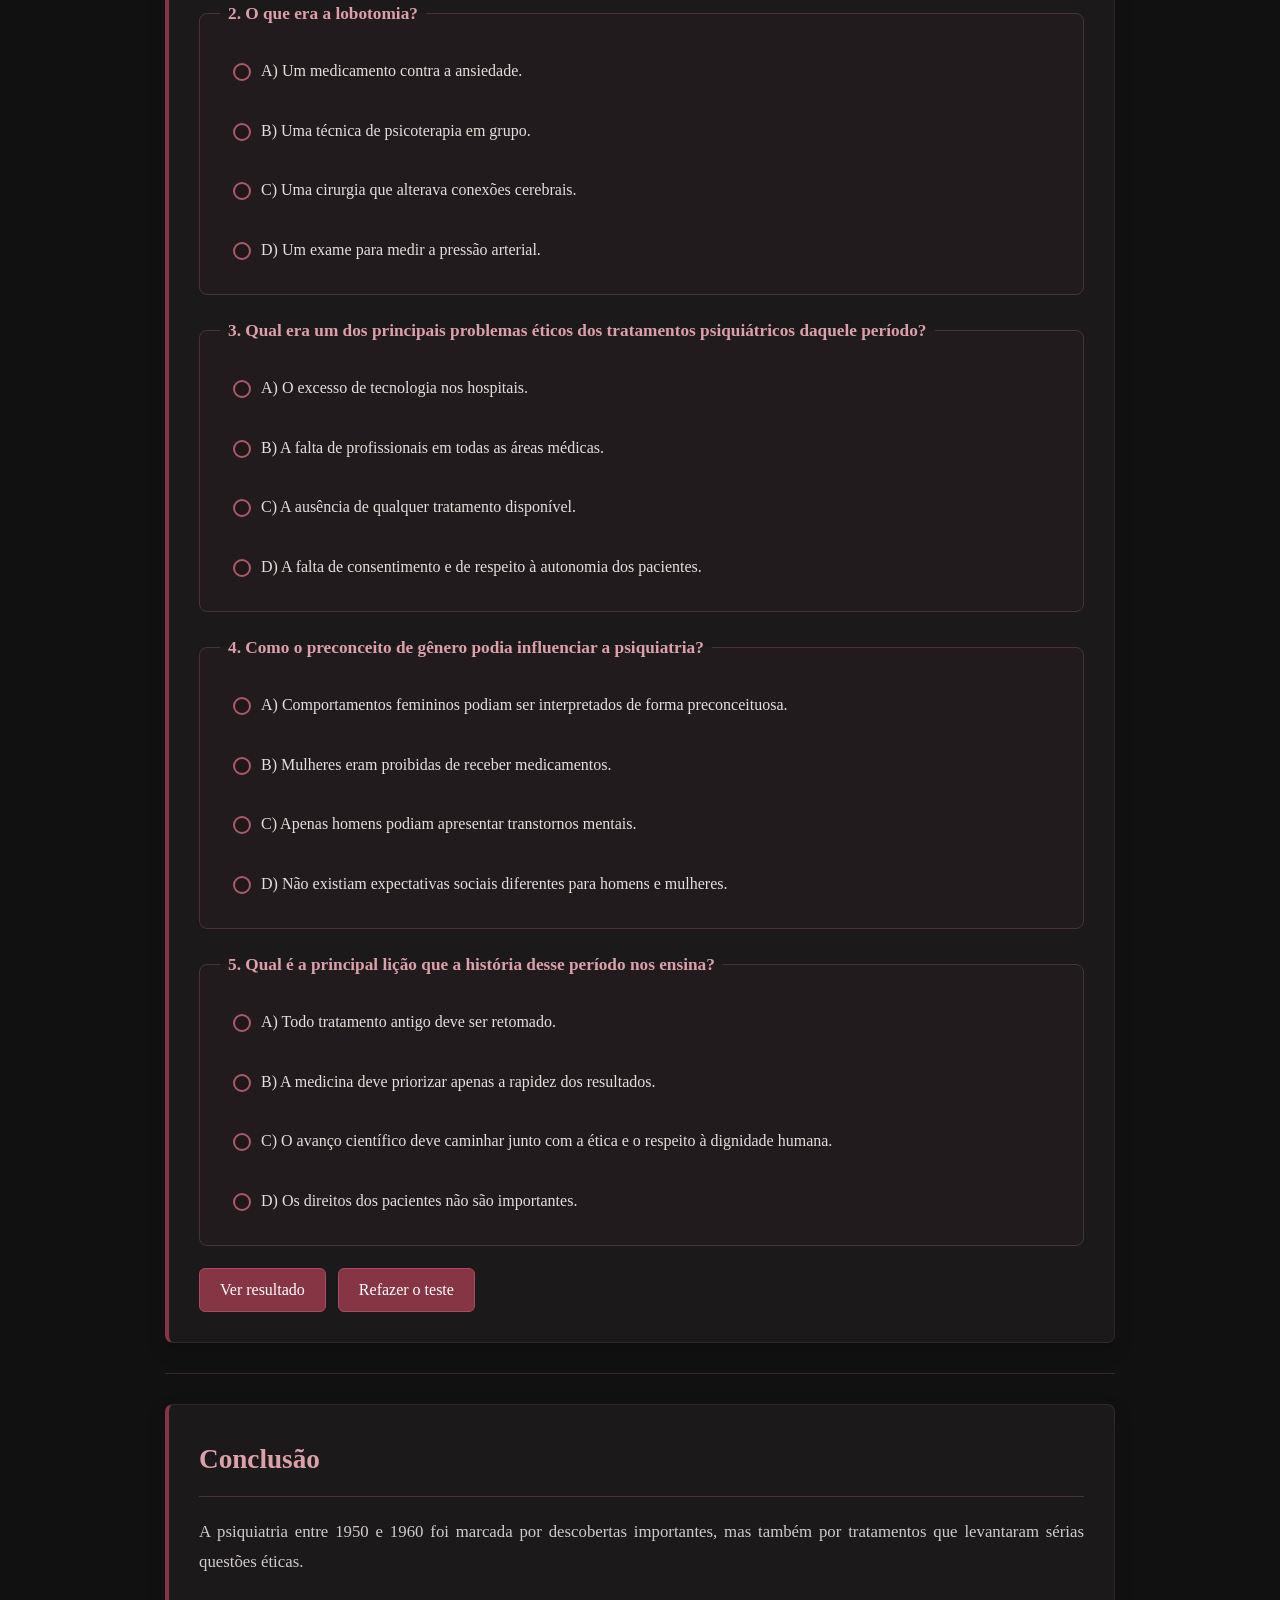
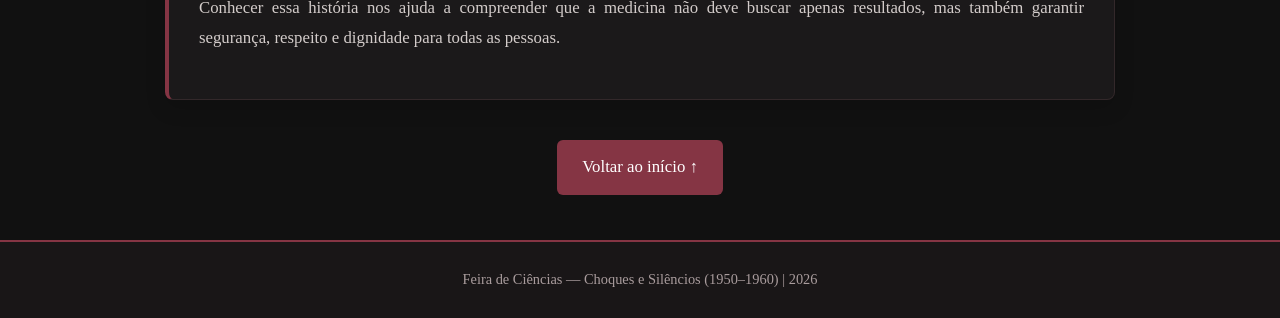
<file: Estação II/indequis.html>
<!DOCTYPE html>
<html lang="pt-BR">
<head>
    <meta charset="UTF-8">
    <meta name="viewport" content="width=device-width, initial-scale=1.0">
    <title>Choques e Silêncios</title>
    <link rel="stylesheet" href="style.css">
    <link rel="shortcut icon" href="Favicon2.png" type="image/png">
</head>
<body>

    <header id="inicio">
        <h1>Choques e Silêncios 
            <br>
            Estação II
        </h1>
        <h2>A psiquiatria entre 1950 e 1960</h2>

        <p>
            Uma viagem pela história dos tratamentos psiquiátricos,
            suas descobertas e seus dilemas éticos.
        </p>
    </header>

    <hr>

    <nav>
        <h2>Explore os temas</h2>

        <a href="#contexto"><button>Contexto histórico</button></a>
        <a href="#eletroconvulsoterapia"><button>Eletroconvulsoterapia</button></a>
        <a href="#lobotomia"><button>Lobotomia</button></a>
        <a href="#medicamentos"><button>Medicamentos</button></a>
        <a href="#hospitais"><button>Hospitais psiquiátricos</button></a>
        <a href="#etica"><button>Dilemas éticos</button></a>
        <a href="#mulheres"><button>Mulheres na psiquiatria</button></a>
        <a href="#mudancas"><button>Avanços e mudanças</button></a>
        <a href="#ods"><button>ODS 3 e ODS 5</button></a>
    </nav>

    <hr>

    <main>

        <section id="contexto">
            <h2>1. O contexto histórico</h2>

            <p>
                Durante as décadas de 1950 e 1960, a psiquiatria
                passou por grandes transformações. Novos medicamentos
                começaram a ser utilizados, enquanto técnicas antigas
                continuavam presentes em muitos hospitais.
            </p>

            <p>
                Apesar dos avanços, ainda existia pouco conhecimento
                sobre vários transtornos mentais, e muitos tratamentos
                apresentavam riscos importantes para os pacientes.
            </p>
        </section>

        <hr>

        <section id="eletroconvulsoterapia">
            <h2>2. Eletroconvulsoterapia</h2>

            <p>
                A eletroconvulsoterapia é um tratamento que utiliza
                estímulos elétricos controlados para provocar uma
                breve atividade convulsiva no cérebro.
            </p>

            <p>
                Na década de 1950, o procedimento era realizado
                com menos recursos de segurança do que atualmente.
                Hoje, pode ser indicado para determinadas condições,
                com anestesia geral, relaxamento muscular e
                acompanhamento médico.
            </p>
        </section>

        <hr>

        <section id="lobotomia">
            <h2>3. A lobotomia</h2>

            <p>
                A lobotomia era uma cirurgia que alterava conexões
                entre regiões do cérebro. Foi utilizada no tratamento
                de alguns transtornos psiquiátricos, principalmente
                antes da ampla disponibilidade de medicamentos eficazes.
            </p>

            <p>
                Entretanto, podia provocar mudanças graves na
                personalidade, nas emoções e nas capacidades cognitivas.
                Por causa dos riscos e das consequências, deixou de ser
                uma prática psiquiátrica de rotina.
            </p>
        </section>

        <hr>

        <section id="medicamentos">
            <h2>4. Os primeiros medicamentos psiquiátricos</h2>

            <p>
                A década de 1950 marcou a expansão dos medicamentos
                utilizados no tratamento de transtornos mentais.
                Um exemplo importante foi a clorpromazina, que começou
                a ser utilizada na psiquiatria no início daquela década.
            </p>

            <p>
                Esses medicamentos ajudaram a controlar sintomas
                de algumas doenças e mudaram a forma como muitos
                pacientes eram tratados. Mesmo assim, podiam causar
                efeitos colaterais e exigiam acompanhamento médico.
            </p>
        </section>

        <hr>

        <section id="hospitais">
            <h2>5. Os hospitais psiquiátricos</h2>

            <p>
                Muitos pacientes permaneciam internados por longos
                períodos em hospitais psiquiátricos. Em algumas
                instituições, as condições eram precárias e os
                pacientes não recebiam o cuidado adequado.
            </p>

            <p>
                Com o passar do tempo, aumentaram os debates sobre
                a necessidade de tratamentos mais humanos, respeito
                aos direitos dos pacientes e alternativas à internação
                prolongada.
            </p>
        </section>

        <hr>

        <section id="etica">
            <h2>6. Os dilemas éticos</h2>

            <p>
                Um dos maiores problemas da psiquiatria daquele período
                era a falta de respeito à autonomia de muitos pacientes.
                Alguns tratamentos eram realizados sem informação
                suficiente ou sem o consentimento adequado.
            </p>

            <p>
                Isso levantou questões importantes: o paciente podia
                decidir sobre seu próprio tratamento? Os riscos eram
                explicados? A dignidade humana estava sendo respeitada?
            </p>

            <p>
                Essas discussões ajudaram a fortalecer a importância
                do consentimento informado e dos direitos dos pacientes.
            </p>
        </section>

        <hr>

        <section id="mulheres">
            <h2>7. Mulheres e preconceito na psiquiatria</h2>

            <p>
                Durante esse período, as expectativas sociais sobre
                o comportamento feminino influenciavam algumas decisões
                médicas. Mulheres podiam ter seus sentimentos e
                comportamentos interpretados de forma preconceituosa.
            </p>

            <p>
                Em determinados contextos, medicamentos tranquilizantes
                eram prescritos para lidar com ansiedade e sofrimento,
                mas também podiam ser associados à expectativa de que
                as mulheres se adaptassem aos papéis sociais da época.
            </p>

            <p>
                Esse cenário mostra a importância de uma medicina
                livre de discriminação e baseada nas necessidades
                reais de cada paciente.
            </p>
        </section>

        <hr>

        <section id="mudancas">
            <h2>8. Os avanços e as mudanças</h2>

            <p>
                Ao longo das décadas seguintes, o conhecimento
                científico avançou, novas terapias foram desenvolvidas
                e os direitos dos pacientes passaram a receber
                maior atenção.
            </p>

            <p>
                A assistência em saúde mental também passou a valorizar
                mais o cuidado comunitário, a participação da família,
                a reabilitação e a inclusão social.
            </p>

            <p>
                A história desse período mostra que o avanço da medicina
                precisa caminhar junto com a segurança, a ciência
                e o respeito à dignidade humana.
            </p>
        </section>

        <hr>

        <section id="ods">
            <h2>9. Relação com os Objetivos de Desenvolvimento Sustentável</h2>

            <h3>ODS 3 — Saúde e Bem-Estar</h3>

            <p>
                O ODS 3 busca garantir uma vida saudável e promover
                o bem-estar para todos. Esse objetivo se relaciona
                com a história da psiquiatria porque destaca a
                importância de tratamentos seguros, eficazes e acessíveis.
            </p>

            <h3>ODS 5 — Igualdade de Gênero</h3>

            <p>
                O ODS 5 busca alcançar a igualdade de gênero e
                fortalecer os direitos das mulheres. A história
                da psiquiatria demonstra como o preconceito pode
                influenciar decisões médicas e reforça a importância
                de um atendimento sem discriminação.
            </p>
        </section>

        <section id="quiz">
    <h2>10. Teste seus conhecimentos</h2>

    <p>
        Teste o que você aprendeu sobre a psiquiatria entre
        1950 e 1960. Escolha uma alternativa para cada pergunta
        e descubra sua pontuação!
    </p>

    <form id="quizForm">

        <!-- PERGUNTA 1 -->
        <fieldset>
            <legend>
                1. Qual foi uma das principais mudanças na psiquiatria
                durante a década de 1950?
            </legend>

            <label>
                <input type="radio" name="q1" value="a" required>
                A) O fim imediato de todos os hospitais psiquiátricos.
            </label>

            <label>
                <input type="radio" name="q1" value="b">
                B) A expansão do uso de medicamentos psiquiátricos.
            </label>

            <label>
                <input type="radio" name="q1" value="c">
                C) A proibição de todos os tratamentos médicos.
            </label>

            <label>
                <input type="radio" name="q1" value="d">
                D) A substituição dos médicos por máquinas.
            </label>
        </fieldset>

        <!-- PERGUNTA 2 -->
        <fieldset>
            <legend>
                2. O que era a lobotomia?
            </legend>

            <label>
                <input type="radio" name="q2" value="a" required>
                A) Um medicamento contra a ansiedade.
            </label>

            <label>
                <input type="radio" name="q2" value="b">
                B) Uma técnica de psicoterapia em grupo.
            </label>

            <label>
                <input type="radio" name="q2" value="c">
                C) Uma cirurgia que alterava conexões cerebrais.
            </label>

            <label>
                <input type="radio" name="q2" value="d">
                D) Um exame para medir a pressão arterial.
            </label>
        </fieldset>

        <!-- PERGUNTA 3 -->
        <fieldset>
            <legend>
                3. Qual era um dos principais problemas éticos
                dos tratamentos psiquiátricos daquele período?
            </legend>

            <label>
                <input type="radio" name="q3" value="a" required>
                A) O excesso de tecnologia nos hospitais.
            </label>

            <label>
                <input type="radio" name="q3" value="b">
                B) A falta de profissionais em todas as áreas médicas.
            </label>

            <label>
                <input type="radio" name="q3" value="c">
                C) A ausência de qualquer tratamento disponível.
            </label>

            <label>
                <input type="radio" name="q3" value="d">
                D) A falta de consentimento e de respeito à autonomia dos pacientes.
            </label>
        </fieldset>

        <!-- PERGUNTA 4 -->
        <fieldset>
            <legend>
                4. Como o preconceito de gênero podia influenciar
                a psiquiatria?
            </legend>

            <label>
                <input type="radio" name="q4" value="a" required>
                A) Comportamentos femininos podiam ser interpretados de forma preconceituosa.
            </label>

            <label>
                <input type="radio" name="q4" value="b">
                B) Mulheres eram proibidas de receber medicamentos.
            </label>

            <label>
                <input type="radio" name="q4" value="c">
                C) Apenas homens podiam apresentar transtornos mentais.
            </label>

            <label>
                <input type="radio" name="q4" value="d">
                D) Não existiam expectativas sociais diferentes para homens e mulheres.
            </label>
        </fieldset>

        <!-- PERGUNTA 5 -->
        <fieldset>
            <legend>
                5. Qual é a principal lição que a história
                desse período nos ensina?
            </legend>

            <label>
                <input type="radio" name="q5" value="a" required>
                A) Todo tratamento antigo deve ser retomado.
            </label>

            <label>
                <input type="radio" name="q5" value="b">
                B) A medicina deve priorizar apenas a rapidez dos resultados.
            </label>

            <label>
                <input type="radio" name="q5" value="c">
                C) O avanço científico deve caminhar junto com a ética e o respeito à dignidade humana.
            </label>

            <label>
                <input type="radio" name="q5" value="d">
                D) Os direitos dos pacientes não são importantes.
            </label>
        </fieldset>

        <!-- BOTÕES -->
        <div class="quiz-botoes">
            <button type="submit">Ver resultado</button>
            <button type="reset" id="limparQuiz">Refazer o teste</button>
        </div>

        <!-- RESULTADO ABAIXO DAS ALTERNATIVAS -->
        <div id="resultadoQuiz" aria-live="polite"></div>

    </form>
</section>

        <hr>

        <section>
            <h2>Conclusão</h2>

            <p>
                A psiquiatria entre 1950 e 1960 foi marcada por
                descobertas importantes, mas também por tratamentos
                que levantaram sérias questões éticas.
            </p>

            <p>
                Conhecer essa história nos ajuda a compreender que
                a medicina não deve buscar apenas resultados, mas
                também garantir segurança, respeito e dignidade
                para todas as pessoas.
            </p>
        </section>

        <p><a href="#inicio">Voltar ao início ↑</a></p>

    </main>

    <footer>
        <hr>
        <p>Feira de Ciências — Choques e Silêncios (1950–1960)</p>
    </footer>

<script src="script.js"></script>
    
</body>
</html>
</file>
<file: Estação II/style.css>
* {
    margin: 0;
    padding: 0;
    box-sizing: border-box;
    scroll-behavior: smooth;
}

body {
    font-family: Georgia, "Times New Roman", serif;
    background-color: #111111;
    color: #e5e0dc;
    line-height: 1.8;
}

header {
    background: linear-gradient(135deg, #190b0e, #481820, #171112);
    color: #f5eeee;
    text-align: center;
    padding: 100px 20px 85px;
    border-bottom: 3px solid #8d3947;
}

header h1 {
    font-size: 3.5rem;
    letter-spacing: 3px;
    text-transform: uppercase;
    margin-bottom: 10px;
}

header h2 {
    font-size: 1.5rem;
    color: #d7a3aa;
    font-weight: normal;
    margin-bottom: 20px;
}

header p {
    max-width: 650px;
    margin: auto;
    color: #d0c4c5;
    font-size: 1.1rem;
}

hr {
    border: none;
    height: 1px;
    background: #38272a;
    margin: 0;
}

nav {
    background-color: #191617;
    padding: 35px 20px;
    text-align: center;
    border-bottom: 1px solid #38272a;
}

nav h2 {
    color: #d7a3aa;
    margin-bottom: 22px;
    font-size: 1.5rem;
}

nav a {
    display: inline-block;
    text-decoration: none;
    margin: 6px;
}

nav button {
    background-color: #302124;
    color: #f0dfe1;
    border: 1px solid #71404a;
    border-radius: 6px;
    padding: 12px 18px;
    font-size: 0.95rem;
    cursor: pointer;
    transition: 0.3s;
}

nav button:hover {
    background-color: #853544;
    color: white;
    transform: translateY(-3px);
    box-shadow: 0 5px 15px #00000055;
}

main {
    max-width: 1000px;
    margin: 45px auto;
    padding: 0 25px;
}

main section {
    background-color: #1b191a;
    border: 1px solid #33282a;
    border-left: 4px solid #853544;
    border-radius: 8px;
    padding: 30px;
    margin: 30px 0;
    box-shadow: 0 8px 20px #00000025;
    transition: 0.3s;
}

main section:hover {
    border-left-color: #c16b7b;
    transform: translateY(-2px);
    box-shadow: 0 10px 25px #00000040;
}

main section h2 {
    color: #dba0aa;
    font-size: 1.7rem;
    margin-bottom: 20px;
    border-bottom: 1px solid #493237;
    padding-bottom: 12px;
}

main section h3 {
    color: #c98591;
    font-size: 1.3rem;
    margin: 25px 0 10px;
}

main p {
    margin-bottom: 16px;
    font-size: 1.05rem;
    color: #d3ccca;
    text-align: justify;
}

main > p:last-child {
    text-align: center;
    margin: 40px 0;
}

main > p:last-child a {
    display: inline-block;
    background-color: #853544;
    color: white;
    padding: 12px 25px;
    border-radius: 6px;
    text-decoration: none;
    transition: 0.3s;
}

main > p:last-child a:hover {
    background-color: #a84c5d;
    transform: translateY(-3px);
}

footer {
    background-color: #191617;
    border-top: 2px solid #853544;
    text-align: center;
    padding: 25px 20px;
    color: #a99c9d;
}

footer hr {
    display: none;
}

footer p {
    margin: 0;
    font-size: 0.9rem;
}

@media (max-width: 600px) {
    header {
        padding: 65px 20px;
    }

    header h1 {
        font-size: 2.2rem;
        letter-spacing: 1px;
    }

    header h2 {
        font-size: 1.2rem;
    }

    nav {
        padding: 25px 12px;
    }

    nav a {
        margin: 4px 2px;
    }

    nav button {
        padding: 10px 12px;
        font-size: 0.85rem;
    }

    main {
        margin: 25px auto;
        padding: 0 12px;
    }

    main section {
        padding: 20px;
        margin: 20px 0;
    }

    main section h2 {
        font-size: 1.4rem;
    }

    main p {
        font-size: 1rem;
    }
}

#quiz fieldset {
    display: flex;
    flex-direction: column;
    gap: 12px;
    min-width: 0;
    margin: 22px 0;
    padding: 20px;
    border: 1px solid #493237;
    border-radius: 8px;
    background-color: #211b1d;
}

#quiz legend {
    max-width: 100%;
    padding: 0 8px;
    color: #dba0aa;
    font-size: 1.08rem;
    font-weight: bold;
    line-height: 1.6;
}

#quiz fieldset label {
    display: flex;
    align-items: flex-start;
    gap: 10px;
    padding: 10px 12px;
    border: 1px solid transparent;
    border-radius: 6px;
    color: #e5e0dc;
    cursor: pointer;
    line-height: 1.6;
    transition: background-color 0.2s, border-color 0.2s;
}

#quiz fieldset label:hover {
    background-color: #302124;
    border-color: #71404a;
}

#quiz input[type="radio"] {
    flex-shrink: 0;
    margin-top: 7px;
    accent-color: #c16b7b;
    cursor: pointer;
}

#quiz .quiz-botoes {
    display: flex;
    flex-wrap: wrap;
    gap: 12px;
    margin-top: 20px;
}

#quiz .quiz-botoes button {
    padding: 12px 20px;
    border: 1px solid #a84c5d;
    border-radius: 6px;
    background-color: #853544;
    color: #ffffff;
    font-family: inherit;
    font-size: 1rem;
    cursor: pointer;
    transition: 0.2s;
}

#quiz .quiz-botoes button:hover {
    background-color: #a84c5d;
    transform: translateY(-2px);
}

#resultadoQuiz {
    display: none;
    margin-top: 25px;
    padding: 22px;
    border: 1px solid #853544;
    border-radius: 8px;
    background-color: #241a1c;
}

#resultadoQuiz h3 {
    margin: 0 0 15px;
    color: #dba0aa;
}

#resultadoQuiz p {
    margin: 10px 0;
    color: #e5e0dc;
    text-align: left;
}

#resultadoQuiz .resposta-correta {
    color: #8ee0a1;
}

#resultadoQuiz .resposta-incorreta {
    color: #ff9b9b;
}

#resultadoQuiz hr {
    margin: 15px 0;
}

@media (max-width: 600px) {
    #quiz fieldset {
        padding: 14px;
    }

    #quiz fieldset label {
        padding: 8px;
        font-size: 0.95rem;
    }

    #quiz .quiz-botoes button {
        width: 100%;
    }
}

#quiz input[type="radio"] {
    appearance: none;
    -webkit-appearance: none;

    width: 18px;
    height: 18px;
    min-width: 18px;
    margin: 5px 0 0;

    border: 2px solid #a85b6a;
    border-radius: 50%;
    background-color: #211719;

    cursor: pointer;
    position: relative;
    transition: all 0.2s ease;
}

/* Efeito ao passar o mouse */
#quiz input[type="radio"]:hover {
    border-color: #f0a5b1;
    box-shadow: 0 0 7px #c16b7b66;
}

/* Alternativa selecionada */
#quiz input[type="radio"]:checked {
    border-color: #e59aa8;
    background-color: #853544;
    box-shadow: 0 0 8px #c16b7b66;
}

/* Círculo interno da alternativa selecionada */
#quiz input[type="radio"]:checked::after {
    content: "";
    position: absolute;
    width: 7px;
    height: 7px;
    top: 50%;
    left: 50%;
    transform: translate(-50%, -50%);
    border-radius: 50%;
    background-color: #ffe5ea;
}

/* Destaque ao navegar pelo teclado */
#quiz input[type="radio"]:focus-visible {
    outline: 2px solid #f0a5b1;
    outline-offset: 3px;
}
</file>
<file: Estacao-II-main/Estacao-II-main/Estação II/style.css>
* {
    margin: 0;
    padding: 0;
    box-sizing: border-box;
    scroll-behavior: smooth;
}

body {
    font-family: Georgia, "Times New Roman", serif;
    background-color: #111111;
    color: #e5e0dc;
    line-height: 1.8;
}

header {
    background: linear-gradient(135deg, #190b0e, #481820, #171112);
    color: #f5eeee;
    text-align: center;
    padding: 100px 20px 85px;
    border-bottom: 3px solid #8d3947;
}

header h1 {
    font-size: 3.5rem;
    letter-spacing: 3px;
    text-transform: uppercase;
    margin-bottom: 10px;
}

header h2 {
    font-size: 1.5rem;
    color: #d7a3aa;
    font-weight: normal;
    margin-bottom: 20px;
}

header p {
    max-width: 650px;
    margin: auto;
    color: #d0c4c5;
    font-size: 1.1rem;
}

hr {
    border: none;
    height: 1px;
    background: #38272a;
    margin: 0;
}

nav {
    background-color: #191617;
    padding: 35px 20px;
    text-align: center;
    border-bottom: 1px solid #38272a;
}

nav h2 {
    color: #d7a3aa;
    margin-bottom: 22px;
    font-size: 1.5rem;
}

nav a {
    display: inline-block;
    text-decoration: none;
    margin: 6px;
}

nav button {
    background-color: #302124;
    color: #f0dfe1;
    border: 1px solid #71404a;
    border-radius: 6px;
    padding: 12px 18px;
    font-size: 0.95rem;
    cursor: pointer;
    transition: 0.3s;
}

nav button:hover {
    background-color: #853544;
    color: white;
    transform: translateY(-3px);
    box-shadow: 0 5px 15px #00000055;
}

main {
    max-width: 1000px;
    margin: 45px auto;
    padding: 0 25px;
}

main section {
    background-color: #1b191a;
    border: 1px solid #33282a;
    border-left: 4px solid #853544;
    border-radius: 8px;
    padding: 30px;
    margin: 30px 0;
    box-shadow: 0 8px 20px #00000025;
    transition: 0.3s;
}

main section:hover {
    border-left-color: #c16b7b;
    transform: translateY(-2px);
    box-shadow: 0 10px 25px #00000040;
}

main section h2 {
    color: #dba0aa;
    font-size: 1.7rem;
    margin-bottom: 20px;
    border-bottom: 1px solid #493237;
    padding-bottom: 12px;
}

main section h3 {
    color: #c98591;
    font-size: 1.3rem;
    margin: 25px 0 10px;
}

main p {
    margin-bottom: 16px;
    font-size: 1.05rem;
    color: #d3ccca;
    text-align: justify;
}

main > p:last-child {
    text-align: center;
    margin: 40px 0;
}

main > p:last-child a {
    display: inline-block;
    background-color: #853544;
    color: white;
    padding: 12px 25px;
    border-radius: 6px;
    text-decoration: none;
    transition: 0.3s;
}

main > p:last-child a:hover {
    background-color: #a84c5d;
    transform: translateY(-3px);
}

footer {
    background-color: #191617;
    border-top: 2px solid #853544;
    text-align: center;
    padding: 25px 20px;
    color: #a99c9d;
}

footer hr {
    display: none;
}

footer p {
    margin: 0;
    font-size: 0.9rem;
}

@media (max-width: 600px) {
    header {
        padding: 65px 20px;
    }

    header h1 {
        font-size: 2.2rem;
        letter-spacing: 1px;
    }

    header h2 {
        font-size: 1.2rem;
    }

    nav {
        padding: 25px 12px;
    }

    nav a {
        margin: 4px 2px;
    }

    nav button {
        padding: 10px 12px;
        font-size: 0.85rem;
    }

    main {
        margin: 25px auto;
        padding: 0 12px;
    }

    main section {
        padding: 20px;
        margin: 20px 0;
    }

    main section h2 {
        font-size: 1.4rem;
    }

    main p {
        font-size: 1rem;
    }
}



/* ===================================
   ESTILO DO QUIZ — CHOQUES E SILÊNCIOS
   =================================== */

#quiz fieldset {
    display: flex;
    flex-direction: column;
    gap: 12px;
    min-width: 0;
    margin: 22px 0;
    padding: 20px;
    border: 1px solid #493237;
    border-radius: 8px;
    background-color: #211b1d;
}

#quiz legend {
    max-width: 100%;
    padding: 0 8px;
    color: #dba0aa;
    font-size: 1.08rem;
    font-weight: bold;
    line-height: 1.6;
}

#quiz fieldset label {
    display: flex;
    align-items: flex-start;
    gap: 10px;
    padding: 10px 12px;
    border: 1px solid transparent;
    border-radius: 6px;
    color: #e5e0dc;
    cursor: pointer;
    line-height: 1.6;
    transition: background-color 0.2s, border-color 0.2s;
}

#quiz fieldset label:hover {
    background-color: #302124;
    border-color: #71404a;
}

#quiz input[type="radio"] {
    flex-shrink: 0;
    margin-top: 7px;
    accent-color: #c16b7b;
    cursor: pointer;
}

#quiz .quiz-botoes {
    display: flex;
    flex-wrap: wrap;
    gap: 12px;
    margin-top: 20px;
}

#quiz .quiz-botoes button {
    padding: 12px 20px;
    border: 1px solid #a84c5d;
    border-radius: 6px;
    background-color: #853544;
    color: #ffffff;
    font-family: inherit;
    font-size: 1rem;
    cursor: pointer;
    transition: 0.2s;
}

#quiz .quiz-botoes button:hover {
    background-color: #a84c5d;
    transform: translateY(-2px);
}

#resultadoQuiz {
    display: none;
    margin-top: 25px;
    padding: 22px;
    border: 1px solid #853544;
    border-radius: 8px;
    background-color: #241a1c;
}

#resultadoQuiz h3 {
    margin: 0 0 15px;
    color: #dba0aa;
}

#resultadoQuiz p {
    margin: 10px 0;
    color: #e5e0dc;
    text-align: left;
}

#resultadoQuiz .resposta-correta {
    color: #8ee0a1;
}

#resultadoQuiz .resposta-incorreta {
    color: #ff9b9b;
}

#resultadoQuiz hr {
    margin: 15px 0;
}

@media (max-width: 600px) {
    #quiz fieldset {
        padding: 14px;
    }

    #quiz fieldset label {
        padding: 8px;
        font-size: 0.95rem;
    }

    #quiz .quiz-botoes button {
        width: 100%;
    }
}
</file>
